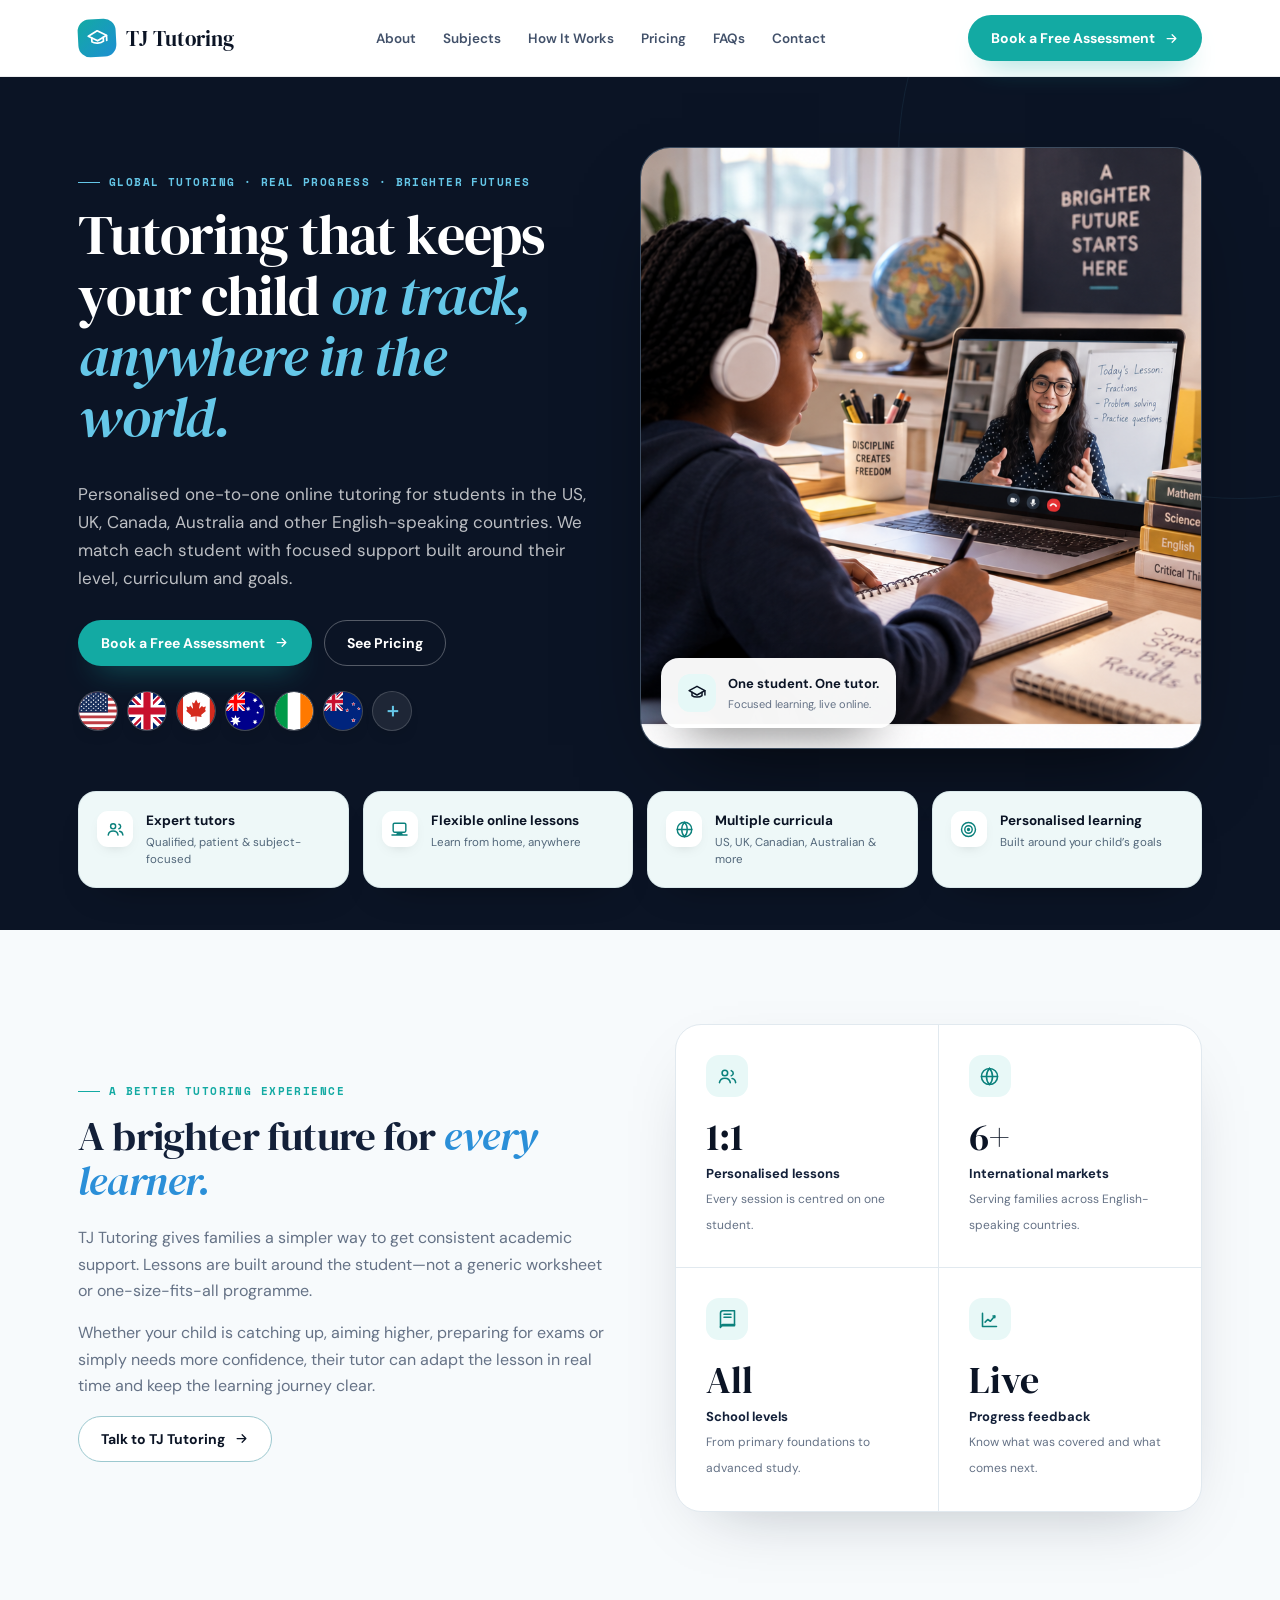
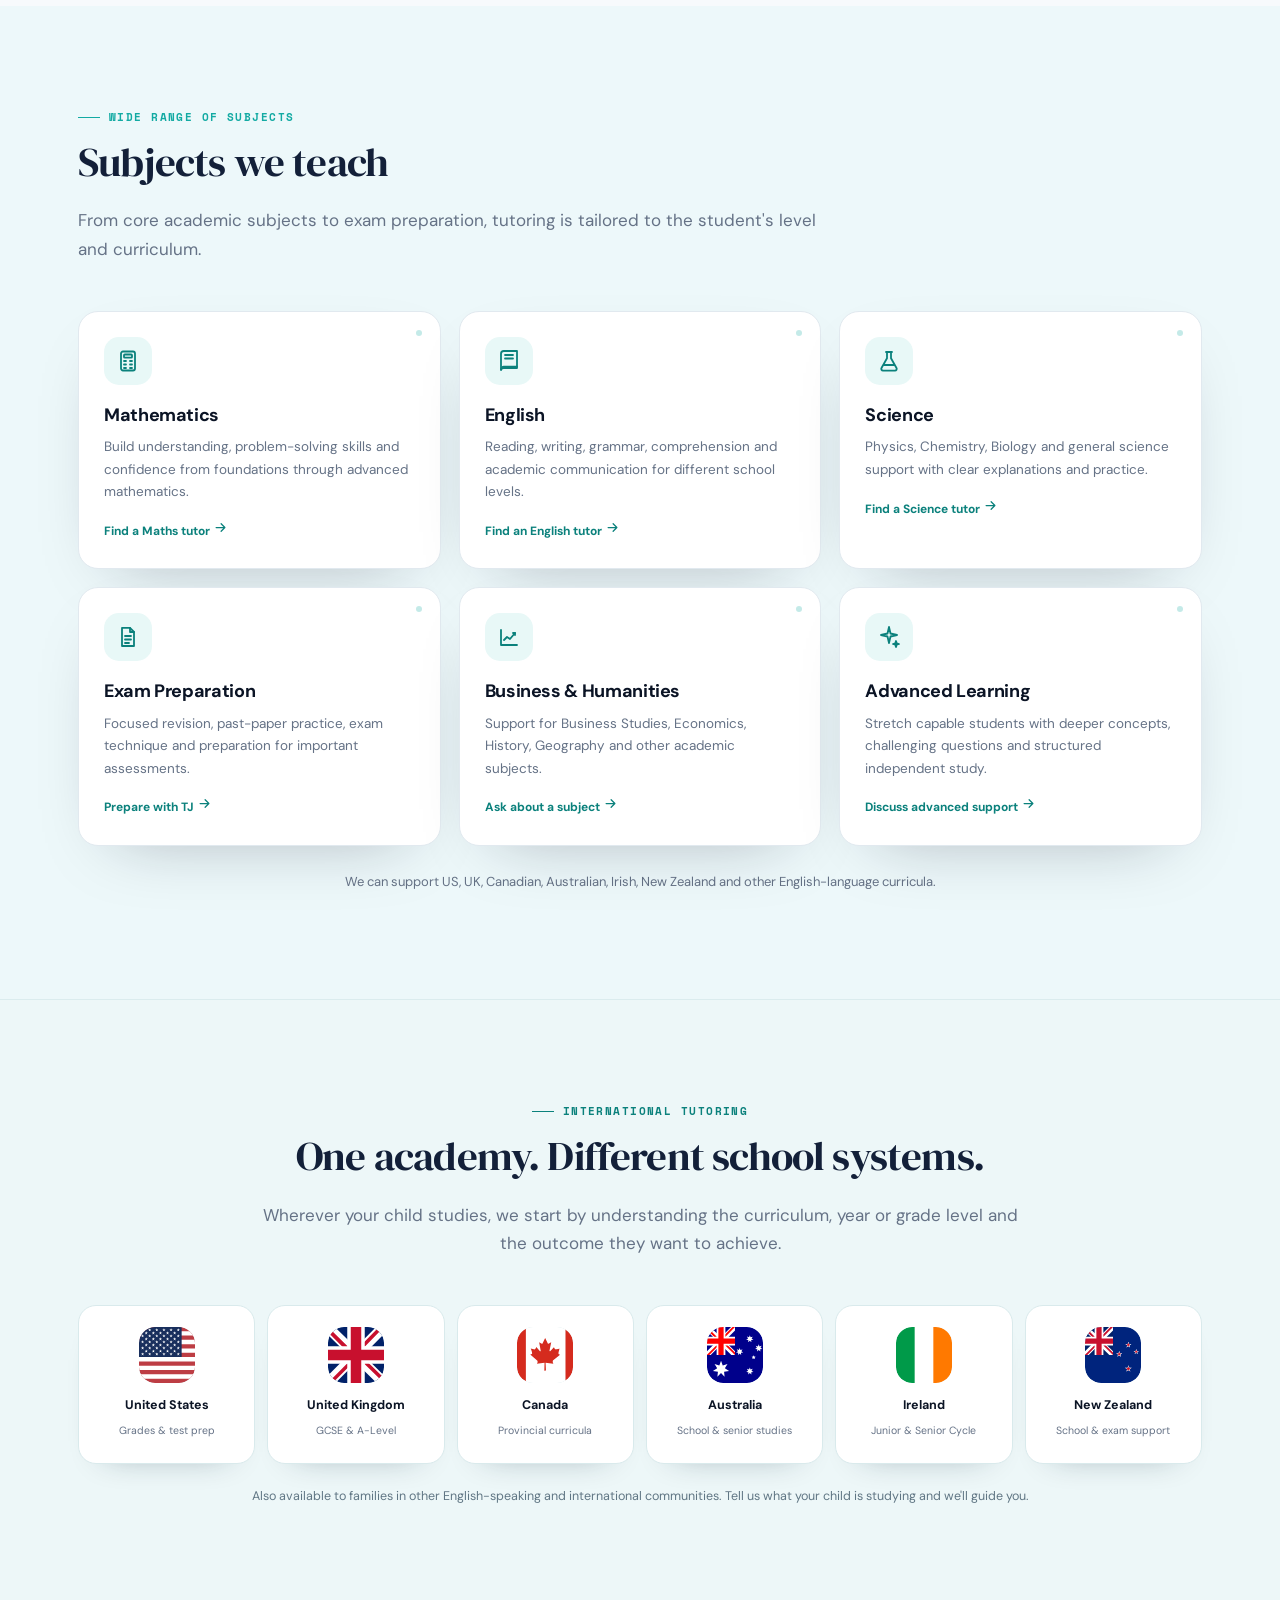
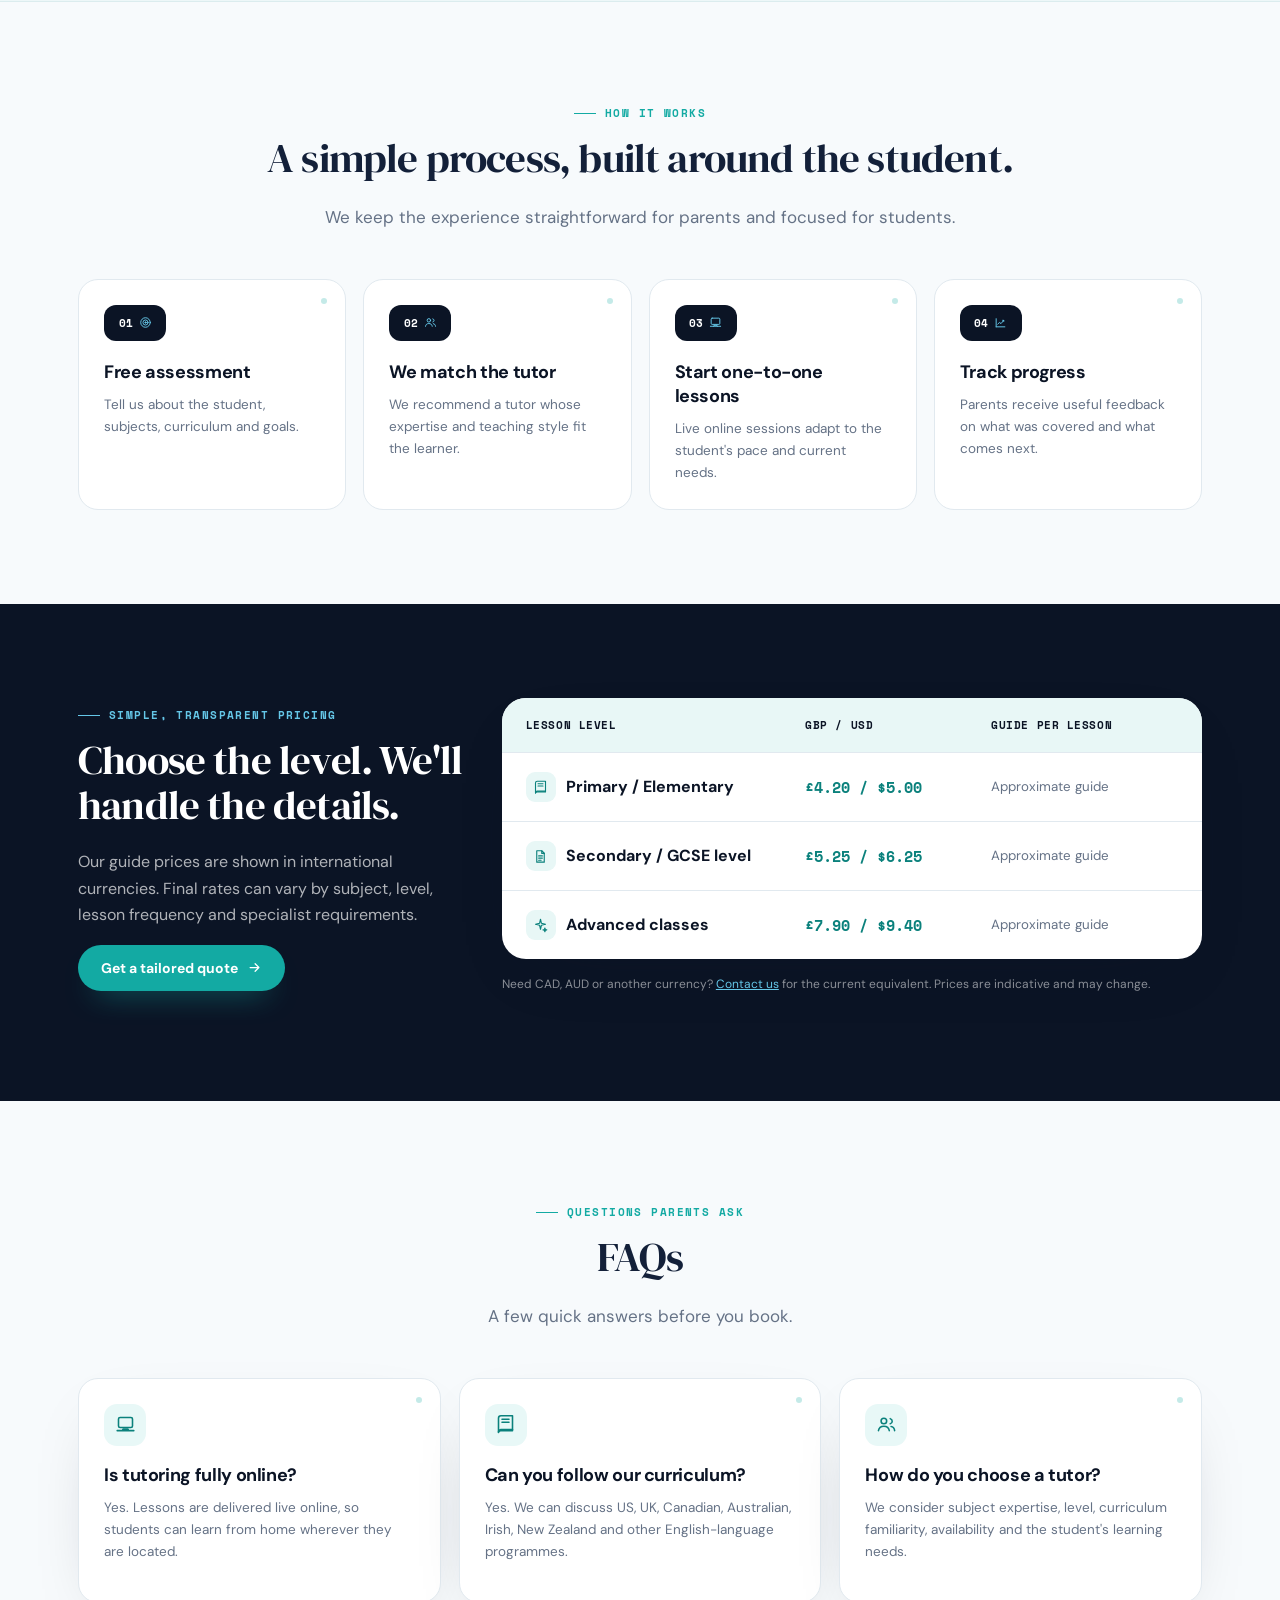
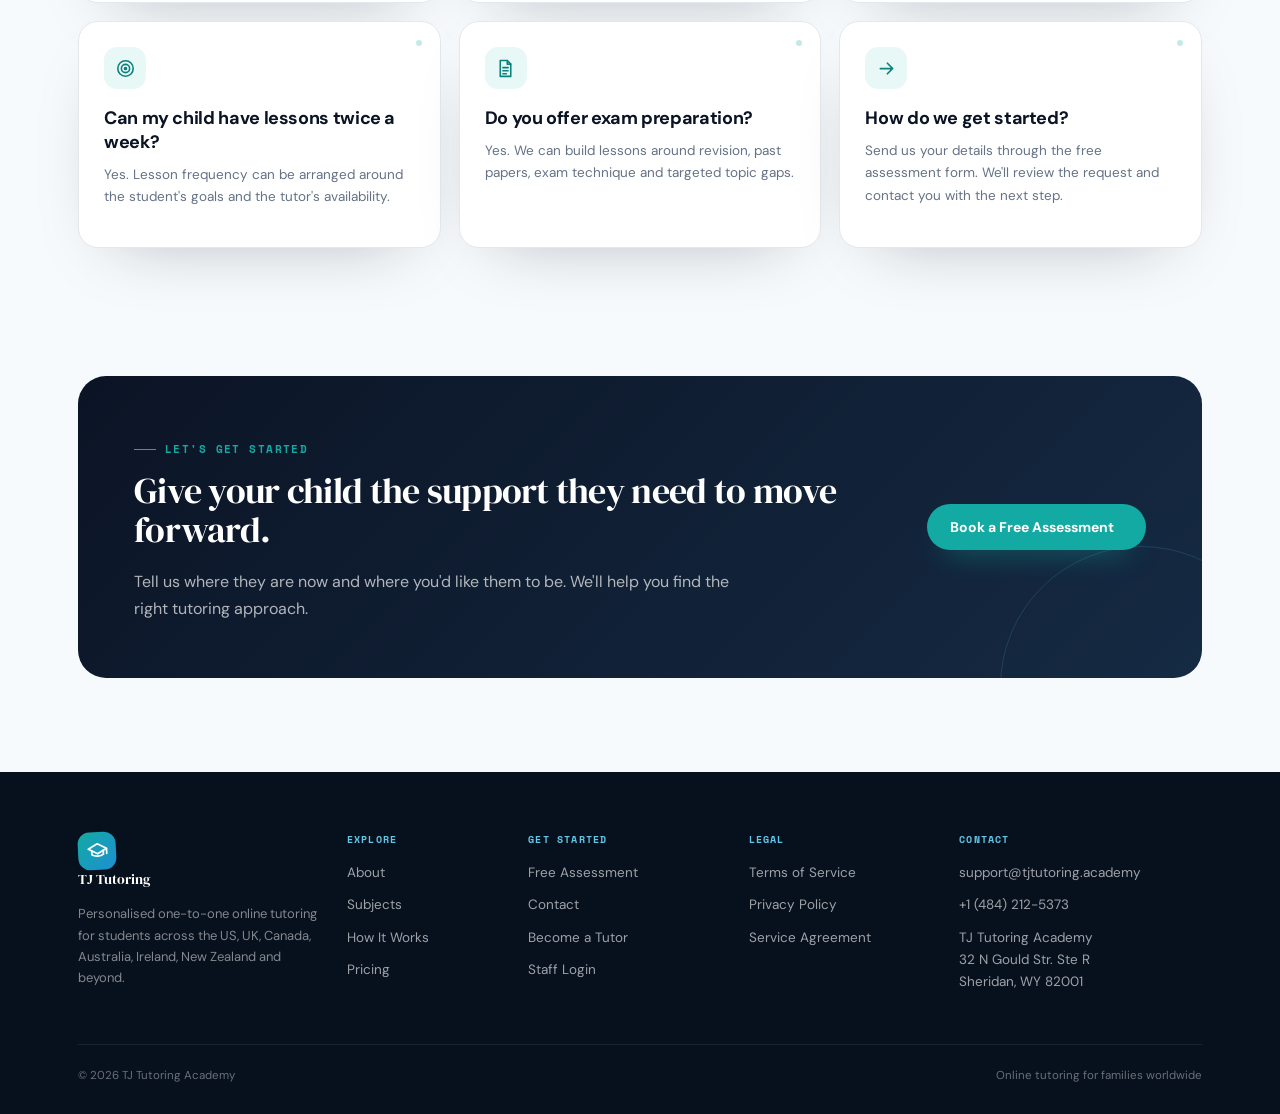
<file: frontend/public/index.html>
<!DOCTYPE html>
<html lang="en">
<head>
<meta charset="UTF-8"><meta name="viewport" content="width=device-width, initial-scale=1.0">
<title>TJ Tutoring Academy — Personalised Online Tutoring Worldwide</title>
<meta name="description" content="Personalised one-to-one online tutoring for students across the US, UK, Canada, Australia, Ireland, New Zealand and other English-speaking countries.">
<link rel="stylesheet" href="styles.css"><link rel="icon" type="image/svg+xml" href="assets/favicon.svg">
</head>
<body>
<nav class="site-nav"><div class="wrap">
  <a href="index.html" class="brand"><span class="stamp"><svg class="logo-icon" role="img" aria-label="TJ Tutoring"><use href="assets/icons.svg#cap"></use></svg></span>TJ Tutoring</a>
  <ul class="nav-links">
    <li><a href="index.html#about">About</a></li><li><a href="index.html#subjects">Subjects</a></li><li><a href="index.html#how">How It Works</a></li><li><a href="index.html#pricing">Pricing</a></li><li><a href="index.html#faqs">FAQs</a></li><li><a href="contact.html">Contact</a></li>
  </ul>
  <div class="nav-cta"><a href="contact.html" class="btn btn-primary">Book a Free Assessment <span class="arrow-icon"><svg class="ui-icon" aria-hidden="true"><use href="assets/icons.svg#arrow"></use></svg></span></a><button class="nav-toggle" aria-label="Toggle menu" aria-expanded="false"><svg class="ui-icon" aria-hidden="true"><use href="assets/icons.svg#menu"></use></svg></button></div>
</div></nav>

<header class="hero"><div class="wrap">
  <div class="hero-grid">
    <div class="hero-copy">
      <div class="eyebrow">Global tutoring · Real progress · Brighter futures</div>
      <h1>Tutoring that keeps your child <em>on track, anywhere in the world.</em></h1>
      <p class="lede">Personalised one-to-one online tutoring for students in the US, UK, Canada, Australia and other English-speaking countries. We match each student with focused support built around their level, curriculum and goals.</p>
      <div class="hero-actions"><a class="btn btn-primary" href="contact.html">Book a Free Assessment <span class="arrow-icon"><svg class="ui-icon" aria-hidden="true"><use href="assets/icons.svg#arrow"></use></svg></span></a><a class="btn btn-ghost" href="#pricing">See Pricing</a></div>
      <div class="country-strip" aria-label="Countries served"><span class="country-flag" title="United States"><img src="assets/flags/us.svg" alt="United States flag" loading="lazy"></span><span class="country-flag" title="United Kingdom"><img src="assets/flags/gb.svg" alt="United Kingdom flag" loading="lazy"></span><span class="country-flag" title="Canada"><img src="assets/flags/ca.svg" alt="Canada flag" loading="lazy"></span><span class="country-flag" title="Australia"><img src="assets/flags/au.svg" alt="Australia flag" loading="lazy"></span><span class="country-flag" title="Ireland"><img src="assets/flags/ie.svg" alt="Ireland flag" loading="lazy"></span><span class="country-flag" title="New Zealand"><img src="assets/flags/nz.svg" alt="New Zealand flag" loading="lazy"></span><span class="country-flag more" title="More countries" aria-label="More countries">＋</span></div>
    </div>
    <div class="hero-photo"><img src="assets/tj-tutoring-hero-photo.png" alt="Student studying at home with a tutor teaching live online from a laptop"><div class="photo-card"><div class="icon"><svg class="ui-icon" aria-hidden="true"><use href="assets/icons.svg#cap"></use></svg></div><div><strong>One student. One tutor.</strong><span>Focused learning, live online.</span></div></div></div>
  </div>
  <div class="hero-bottom"><div class="hero-benefit"><div class="benefit-icon"><svg class="ui-icon" aria-hidden="true"><use href="assets/icons.svg#users"></use></svg></div><div><strong>Expert tutors</strong><span>Qualified, patient &amp; subject-focused</span></div></div><div class="hero-benefit"><div class="benefit-icon"><svg class="ui-icon" aria-hidden="true"><use href="assets/icons.svg#laptop"></use></svg></div><div><strong>Flexible online lessons</strong><span>Learn from home, anywhere</span></div></div><div class="hero-benefit"><div class="benefit-icon"><svg class="ui-icon" aria-hidden="true"><use href="assets/icons.svg#globe"></use></svg></div><div><strong>Multiple curricula</strong><span>US, UK, Canadian, Australian &amp; more</span></div></div><div class="hero-benefit"><div class="benefit-icon"><svg class="ui-icon" aria-hidden="true"><use href="assets/icons.svg#target"></use></svg></div><div><strong>Personalised learning</strong><span>Built around your child’s goals</span></div></div></div>
</div></header>

<section id="about" class="section-paper"><div class="wrap"><div class="split">
  <div class="split-copy"><div class="eyebrow">A better tutoring experience</div><h2>A brighter future for <em style="color:var(--blue)">every learner.</em></h2><p>TJ Tutoring gives families a simpler way to get consistent academic support. Lessons are built around the student—not a generic worksheet or one-size-fits-all programme.</p><p>Whether your child is catching up, aiming higher, preparing for exams or simply needs more confidence, their tutor can adapt the lesson in real time and keep the learning journey clear.</p><a href="contact.html" class="btn btn-outline">Talk to TJ Tutoring <span class="arrow-icon"><svg class="ui-icon" aria-hidden="true"><use href="assets/icons.svg#arrow"></use></svg></span></a></div>
  <div class="stats-card"><div class="stats-grid"><div class="stat"><div class="stat-icon"><svg class="ui-icon" aria-hidden="true"><use href="assets/icons.svg#users"></use></svg></div><span class="big">1:1</span><strong>Personalised lessons</strong><span>Every session is centred on one student.</span></div><div class="stat"><div class="stat-icon"><svg class="ui-icon" aria-hidden="true"><use href="assets/icons.svg#globe"></use></svg></div><span class="big">6+</span><strong>International markets</strong><span>Serving families across English-speaking countries.</span></div><div class="stat"><div class="stat-icon"><svg class="ui-icon" aria-hidden="true"><use href="assets/icons.svg#book"></use></svg></div><span class="big">All</span><strong>School levels</strong><span>From primary foundations to advanced study.</span></div><div class="stat"><div class="stat-icon"><svg class="ui-icon" aria-hidden="true"><use href="assets/icons.svg#chart"></use></svg></div><span class="big">Live</span><strong>Progress feedback</strong><span>Know what was covered and what comes next.</span></div></div></div>
</div></div></section>

<section id="subjects" class="section-tint"><div class="wrap"><div class="section-head"><div class="eyebrow">Wide range of subjects</div><h2>Subjects we teach</h2><p>From core academic subjects to exam preparation, tutoring is tailored to the student's level and curriculum.</p></div><div class="subject-grid">
  <article class="subject-card"><div class="subject-icon"><svg class="ui-icon" aria-hidden="true"><use href="assets/icons.svg#calculator"></use></svg></div><h3>Mathematics</h3><p>Build understanding, problem-solving skills and confidence from foundations through advanced mathematics.</p><a class="subject-link" href="contact.html">Find a Maths tutor <span class="arrow-icon"><svg class="ui-icon" aria-hidden="true"><use href="assets/icons.svg#arrow"></use></svg></span></a></article>
  <article class="subject-card"><div class="subject-icon"><svg class="ui-icon" aria-hidden="true"><use href="assets/icons.svg#book"></use></svg></div><h3>English</h3><p>Reading, writing, grammar, comprehension and academic communication for different school levels.</p><a class="subject-link" href="contact.html">Find an English tutor <span class="arrow-icon"><svg class="ui-icon" aria-hidden="true"><use href="assets/icons.svg#arrow"></use></svg></span></a></article>
  <article class="subject-card"><div class="subject-icon"><svg class="ui-icon" aria-hidden="true"><use href="assets/icons.svg#flask"></use></svg></div><h3>Science</h3><p>Physics, Chemistry, Biology and general science support with clear explanations and practice.</p><a class="subject-link" href="contact.html">Find a Science tutor <span class="arrow-icon"><svg class="ui-icon" aria-hidden="true"><use href="assets/icons.svg#arrow"></use></svg></span></a></article>
  <article class="subject-card"><div class="subject-icon"><svg class="ui-icon" aria-hidden="true"><use href="assets/icons.svg#document"></use></svg></div><h3>Exam Preparation</h3><p>Focused revision, past-paper practice, exam technique and preparation for important assessments.</p><a class="subject-link" href="contact.html">Prepare with TJ <span class="arrow-icon"><svg class="ui-icon" aria-hidden="true"><use href="assets/icons.svg#arrow"></use></svg></span></a></article>
  <article class="subject-card"><div class="subject-icon"><svg class="ui-icon" aria-hidden="true"><use href="assets/icons.svg#chart"></use></svg></div><h3>Business &amp; Humanities</h3><p>Support for Business Studies, Economics, History, Geography and other academic subjects.</p><a class="subject-link" href="contact.html">Ask about a subject <span class="arrow-icon"><svg class="ui-icon" aria-hidden="true"><use href="assets/icons.svg#arrow"></use></svg></span></a></article>
  <article class="subject-card"><div class="subject-icon"><svg class="ui-icon" aria-hidden="true"><use href="assets/icons.svg#spark"></use></svg></div><h3>Advanced Learning</h3><p>Stretch capable students with deeper concepts, challenging questions and structured independent study.</p><a class="subject-link" href="contact.html">Discuss advanced support <span class="arrow-icon"><svg class="ui-icon" aria-hidden="true"><use href="assets/icons.svg#arrow"></use></svg></span></a></article>
</div><p class="subject-note">We can support US, UK, Canadian, Australian, Irish, New Zealand and other English-language curricula.</p></div></section>

<section class="section-dark section-international"><div class="wrap"><div class="section-head center"><div class="eyebrow">International tutoring</div><h2>One academy. Different school systems.</h2><p>Wherever your child studies, we start by understanding the curriculum, year or grade level and the outcome they want to achieve.</p></div><div class="country-grid">
  <div class="country-card"><div class="flag"><img src="assets/flags/us.svg" alt="United States flag" loading="lazy"></div><strong>United States</strong><span>Grades &amp; test prep</span></div><div class="country-card"><div class="flag"><img src="assets/flags/gb.svg" alt="United Kingdom flag" loading="lazy"></div><strong>United Kingdom</strong><span>GCSE &amp; A-Level</span></div><div class="country-card"><div class="flag"><img src="assets/flags/ca.svg" alt="Canada flag" loading="lazy"></div><strong>Canada</strong><span>Provincial curricula</span></div><div class="country-card"><div class="flag"><img src="assets/flags/au.svg" alt="Australia flag" loading="lazy"></div><strong>Australia</strong><span>School &amp; senior studies</span></div><div class="country-card"><div class="flag"><img src="assets/flags/ie.svg" alt="Ireland flag" loading="lazy"></div><strong>Ireland</strong><span>Junior &amp; Senior Cycle</span></div><div class="country-card"><div class="flag"><img src="assets/flags/nz.svg" alt="New Zealand flag" loading="lazy"></div><strong>New Zealand</strong><span>School &amp; exam support</span></div>
</div><p class="international-note">Also available to families in other English-speaking and international communities. Tell us what your child is studying and we'll guide you.</p></div></section>

<section id="how" class="section-paper"><div class="wrap"><div class="section-head center"><div class="eyebrow">How it works</div><h2>A simple process, built around the student.</h2><p>We keep the experience straightforward for parents and focused for students.</p></div><div class="steps">
  <div class="step"><span class="step-number"><span>01</span><svg class="ui-icon" aria-hidden="true"><use href="assets/icons.svg#target"></use></svg></span><h3>Free assessment</h3><p>Tell us about the student, subjects, curriculum and goals.</p></div><div class="step"><span class="step-number"><span>02</span><svg class="ui-icon" aria-hidden="true"><use href="assets/icons.svg#users"></use></svg></span><h3>We match the tutor</h3><p>We recommend a tutor whose expertise and teaching style fit the learner.</p></div><div class="step"><span class="step-number"><span>03</span><svg class="ui-icon" aria-hidden="true"><use href="assets/icons.svg#laptop"></use></svg></span><h3>Start one-to-one lessons</h3><p>Live online sessions adapt to the student's pace and current needs.</p></div><div class="step"><span class="step-number"><span>04</span><svg class="ui-icon" aria-hidden="true"><use href="assets/icons.svg#chart"></use></svg></span><h3>Track progress</h3><p>Parents receive useful feedback on what was covered and what comes next.</p></div>
</div></div></section>

<section id="pricing" class="section-dark"><div class="wrap"><div class="pricing-layout"><div class="pricing-copy"><div class="eyebrow">Simple, transparent pricing</div><h2>Choose the level. We'll handle the details.</h2><p>Our guide prices are shown in international currencies. Final rates can vary by subject, level, lesson frequency and specialist requirements.</p><a class="btn btn-primary" href="contact.html">Get a tailored quote <span class="arrow-icon"><svg class="ui-icon" aria-hidden="true"><use href="assets/icons.svg#arrow"></use></svg></span></a></div><div><div class="price-table"><div class="price-row"><span>Lesson level</span><span>GBP / USD</span><span>Guide per lesson</span></div><div class="price-row"><strong class="price-title"><span class="price-icon"><svg class="ui-icon" aria-hidden="true"><use href="assets/icons.svg#book"></use></svg></span>Primary / Elementary</strong><span class="price">£4.20 / $5.00</span><small>Approximate guide</small></div><div class="price-row"><strong class="price-title"><span class="price-icon"><svg class="ui-icon" aria-hidden="true"><use href="assets/icons.svg#document"></use></svg></span>Secondary / GCSE level</strong><span class="price">£5.25 / $6.25</span><small>Approximate guide</small></div><div class="price-row"><strong class="price-title"><span class="price-icon"><svg class="ui-icon" aria-hidden="true"><use href="assets/icons.svg#spark"></use></svg></span>Advanced classes</strong><span class="price">£7.90 / $9.40</span><small>Approximate guide</small></div></div><p class="pricing-foot">Need CAD, AUD or another currency? <a href="contact.html">Contact us</a> for the current equivalent. Prices are indicative and may change.</p></div></div></div></section>

<section id="faqs" class="section-paper"><div class="wrap"><div class="section-head center"><div class="eyebrow">Questions parents ask</div><h2>FAQs</h2><p>A few quick answers before you book.</p></div><div class="subject-grid">
  <article class="subject-card faq-card"><div class="faq-icon"><svg class="ui-icon" aria-hidden="true"><use href="assets/icons.svg#laptop"></use></svg></div><h3>Is tutoring fully online?</h3><p>Yes. Lessons are delivered live online, so students can learn from home wherever they are located.</p></article><article class="subject-card faq-card"><div class="faq-icon"><svg class="ui-icon" aria-hidden="true"><use href="assets/icons.svg#book"></use></svg></div><h3>Can you follow our curriculum?</h3><p>Yes. We can discuss US, UK, Canadian, Australian, Irish, New Zealand and other English-language programmes.</p></article><article class="subject-card faq-card"><div class="faq-icon"><svg class="ui-icon" aria-hidden="true"><use href="assets/icons.svg#users"></use></svg></div><h3>How do you choose a tutor?</h3><p>We consider subject expertise, level, curriculum familiarity, availability and the student's learning needs.</p></article><article class="subject-card faq-card"><div class="faq-icon"><svg class="ui-icon" aria-hidden="true"><use href="assets/icons.svg#target"></use></svg></div><h3>Can my child have lessons twice a week?</h3><p>Yes. Lesson frequency can be arranged around the student's goals and the tutor's availability.</p></article><article class="subject-card faq-card"><div class="faq-icon"><svg class="ui-icon" aria-hidden="true"><use href="assets/icons.svg#document"></use></svg></div><h3>Do you offer exam preparation?</h3><p>Yes. We can build lessons around revision, past papers, exam technique and targeted topic gaps.</p></article><article class="subject-card faq-card"><div class="faq-icon"><svg class="ui-icon" aria-hidden="true"><use href="assets/icons.svg#arrow"></use></svg></div><h3>How do we get started?</h3><p>Send us your details through the free assessment form. We'll review the request and contact you with the next step.</p></article>
</div></div></section>

<section class="cta"><div class="wrap"><div class="cta-band"><div><div class="eyebrow">Let's get started</div><h2>Give your child the support they need to move forward.</h2><p>Tell us where they are now and where you'd like them to be. We'll help you find the right tutoring approach.</p></div><a class="btn btn-primary" href="contact.html">Book a Free Assessment <span class="arrow-icon"><svg class="ui-icon" aria-hidden="true"><use href="assets/icons.svg#arrow"></use></svg></span></a></div></div></section>

<footer class="site-footer"><div class="wrap"><div class="footer-grid"><div><a href="index.html" class="brand" style="color:#fff;margin-bottom:14px"><span class="stamp"><svg class="logo-icon" role="img" aria-label="TJ Tutoring"><use href="assets/icons.svg#cap"></use></svg></span>TJ Tutoring</a><p class="footer-copy">Personalised one-to-one online tutoring for students across the US, UK, Canada, Australia, Ireland, New Zealand and beyond.</p></div><div><h5>Explore</h5><a href="index.html#about">About</a><a href="index.html#subjects">Subjects</a><a href="index.html#how">How It Works</a><a href="index.html#pricing">Pricing</a></div><div><h5>Get Started</h5><a href="contact.html">Free Assessment</a><a href="contact.html">Contact</a><a href="apply.html">Become a Tutor</a><a href="admin/login.html">Staff Login</a></div><div><h5>Legal</h5><a href="terms.html">Terms of Service</a><a href="privacy.html">Privacy Policy</a><a href="service-agreement.html">Service Agreement</a></div><div><h5>Contact</h5><a href="mailto:support@tjtutoring.academy">support@tjtutoring.academy</a><a href="tel:+14842125373">+1 (484) 212-5373</a><address class="footer-address">TJ Tutoring Academy<br>32 N Gould Str. Ste R<br>Sheridan, WY 82001</address></div></div><div class="footer-bottom"><span>© <span class="year">2026</span> TJ Tutoring Academy</span><span>Online tutoring for families worldwide</span></div></div></footer>
<script src="main.js"></script></body></html>
</file>
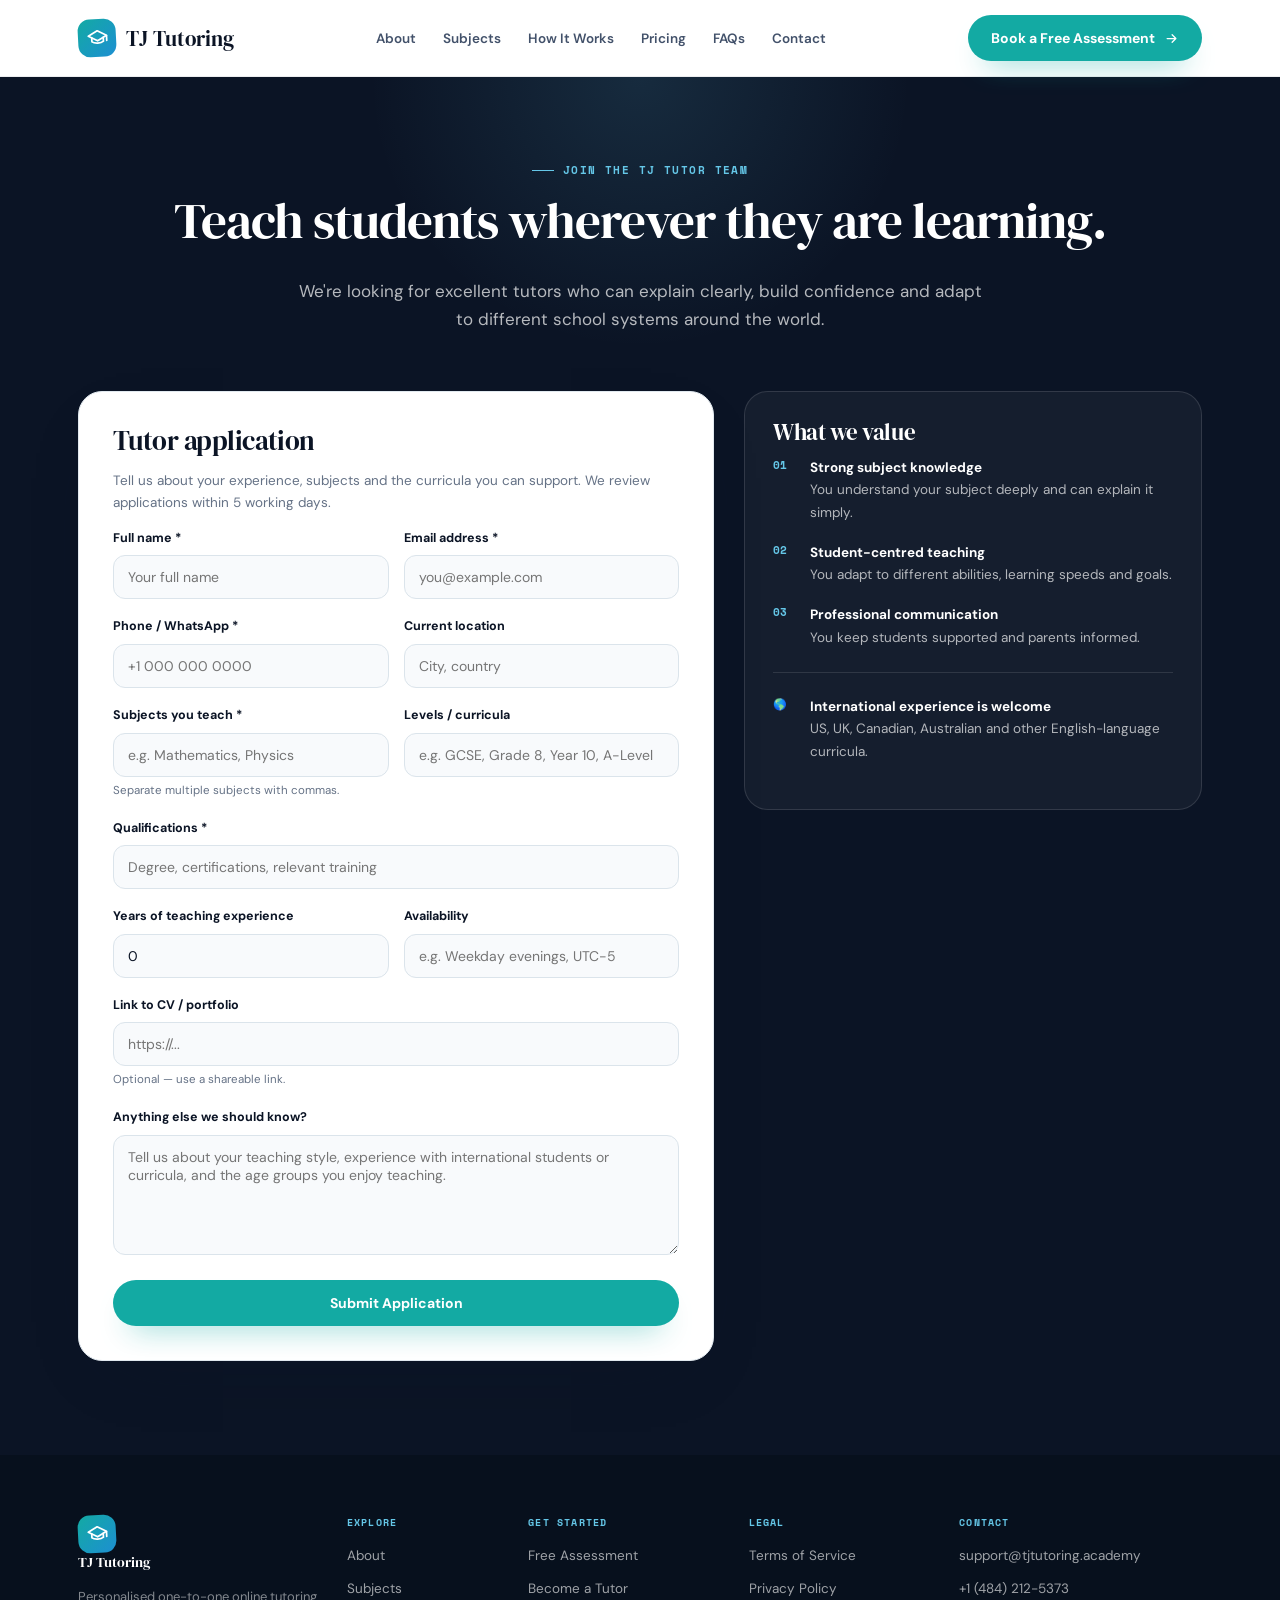
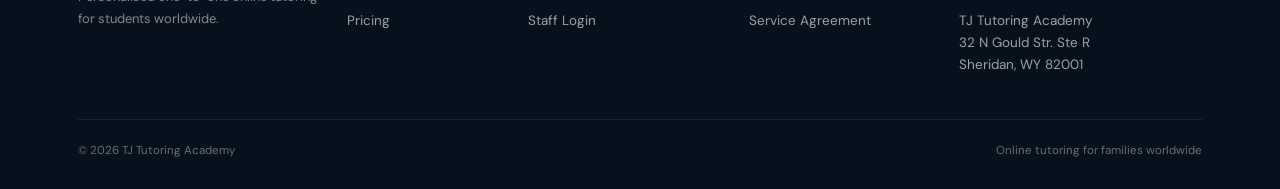
<file: frontend/public/apply.html>
<!DOCTYPE html><html lang="en"><head><meta charset="UTF-8"><meta name="viewport" content="width=device-width, initial-scale=1.0"><title>Become a Tutor — TJ Tutoring Academy</title><meta name="description" content="Apply to join TJ Tutoring Academy as an online tutor supporting students worldwide."><link rel="stylesheet" href="styles.css"><link rel="icon" type="image/svg+xml" href="assets/favicon.svg"></head><body>
<nav class="site-nav"><div class="wrap"><a href="index.html" class="brand"><span class="stamp"><svg class="logo-icon" role="img" aria-label="TJ Tutoring"><use href="assets/icons.svg#cap"></use></svg></span>TJ Tutoring</a><ul class="nav-links"><li><a href="index.html#about">About</a></li><li><a href="index.html#subjects">Subjects</a></li><li><a href="index.html#how">How It Works</a></li><li><a href="index.html#pricing">Pricing</a></li><li><a href="index.html#faqs">FAQs</a></li><li><a href="contact.html">Contact</a></li></ul><div class="nav-cta"><a href="contact.html" class="btn btn-primary">Book a Free Assessment <span class="arrow-icon"><svg class="ui-icon" aria-hidden="true"><use href="assets/icons.svg#arrow"></use></svg></span></a><button class="nav-toggle" aria-label="Toggle menu" aria-expanded="false"><svg class="ui-icon" aria-hidden="true"><use href="assets/icons.svg#menu"></use></svg></button></div></div></nav>
<header class="page-hero"><div class="wrap"><div class="eyebrow">Join the TJ tutor team</div><h1>Teach students wherever they are learning.</h1><p class="lede">We're looking for excellent tutors who can explain clearly, build confidence and adapt to different school systems around the world.</p></div></header>
<section class="form-section"><div class="wrap"><div class="form-shell"><div class="form-card"><h3>Tutor application</h3><p class="sub">Tell us about your experience, subjects and the curricula you can support. We review applications within 5 working days.</p><div id="formAlert" class="form-alert"></div><form id="applyForm" novalidate>
      <div class="field-row"><div class="field"><label for="full_name">Full name *</label><input type="text" id="full_name" name="full_name" required minlength="2" maxlength="120" placeholder="Your full name"></div>
      <div class="field"><label for="email">Email address *</label><input type="email" id="email" name="email" required placeholder="you@example.com"></div></div>
      <div class="field-row"><div class="field"><label for="phone">Phone / WhatsApp *</label><input type="tel" id="phone" name="phone" required minlength="6" maxlength="30" placeholder="+1 000 000 0000"></div>
      <div class="field"><label for="location">Current location</label><input type="text" id="location" name="location" maxlength="120" placeholder="City, country"></div></div>
      <div class="field-row"><div class="field"><label for="subjects">Subjects you teach *</label><input type="text" id="subjects" name="subjects" required minlength="2" maxlength="255" placeholder="e.g. Mathematics, Physics"><div class="hint">Separate multiple subjects with commas.</div></div>
      <div class="field"><label for="levels">Levels / curricula</label><input type="text" id="levels" name="levels" maxlength="255" placeholder="e.g. GCSE, Grade 8, Year 10, A-Level"></div></div>
      <div class="field"><label for="qualification">Qualifications *</label><input type="text" id="qualification" name="qualification" required minlength="2" maxlength="255" placeholder="Degree, certifications, relevant training"></div>
      <div class="field-row"><div class="field"><label for="years_experience">Years of teaching experience</label><input type="number" id="years_experience" name="years_experience" min="0" max="60" value="0"></div>
      <div class="field"><label for="availability">Availability</label><input type="text" id="availability" name="availability" maxlength="255" placeholder="e.g. Weekday evenings, UTC-5"></div></div>
      <div class="field"><label for="resume_url">Link to CV / portfolio</label><input type="url" id="resume_url" name="resume_url" placeholder="https://..."><div class="hint">Optional — use a shareable link.</div></div>
      <div class="field"><label for="cover_note">Anything else we should know?</label><textarea id="cover_note" name="cover_note" maxlength="4000" placeholder="Tell us about your teaching style, experience with international students or curricula, and the age groups you enjoy teaching."></textarea></div>
      <button type="submit" class="btn btn-primary btn-block" id="submitBtn">Submit Application</button>
    </form></div><aside class="aside-card"><h4>What we value</h4><div class="aside-line"><span>01</span><span><strong>Strong subject knowledge</strong>You understand your subject deeply and can explain it simply.</span></div><div class="aside-line"><span>02</span><span><strong>Student-centred teaching</strong>You adapt to different abilities, learning speeds and goals.</span></div><div class="aside-line"><span>03</span><span><strong>Professional communication</strong>You keep students supported and parents informed.</span></div><hr><div class="aside-line"><span>🌎</span><span><strong>International experience is welcome</strong>US, UK, Canadian, Australian and other English-language curricula.</span></div></aside></div></div></section>
<footer class="site-footer"><div class="wrap"><div class="footer-grid"><div><a href="index.html" class="brand" style="color:#fff;margin-bottom:14px"><span class="stamp"><svg class="logo-icon" role="img" aria-label="TJ Tutoring"><use href="assets/icons.svg#cap"></use></svg></span>TJ Tutoring</a><p class="footer-copy">Personalised one-to-one online tutoring for students worldwide.</p></div><div><h5>Explore</h5><a href="index.html#about">About</a><a href="index.html#subjects">Subjects</a><a href="index.html#pricing">Pricing</a></div><div><h5>Get Started</h5><a href="contact.html">Free Assessment</a><a href="apply.html">Become a Tutor</a><a href="admin/login.html">Staff Login</a></div><div><h5>Legal</h5><a href="terms.html">Terms of Service</a><a href="privacy.html">Privacy Policy</a><a href="service-agreement.html">Service Agreement</a></div><div><h5>Contact</h5><a href="mailto:support@tjtutoring.academy">support@tjtutoring.academy</a><a href="tel:+14842125373">+1 (484) 212-5373</a><address class="footer-address">TJ Tutoring Academy<br>32 N Gould Str. Ste R<br>Sheridan, WY 82001</address></div></div><div class="footer-bottom"><span>© <span class="year">2026</span> TJ Tutoring Academy</span><span>Online tutoring for families worldwide</span></div></div></footer>
<script src="api.js"></script>
<script src="main.js"></script>
<script>
  const form = document.getElementById('applyForm');
  const alertBox = document.getElementById('formAlert');
  const submitBtn = document.getElementById('submitBtn');
  function showAlert(kind, text) {
    alertBox.textContent = text;
    alertBox.className = 'form-alert show ' + kind;
  }
  form.addEventListener('submit', async (e) => {
    e.preventDefault();
    alertBox.className = 'form-alert';
    submitBtn.disabled = true;
    submitBtn.textContent = 'Submitting...';
    const payload = {
      full_name: form.full_name.value.trim(),
      email: form.email.value.trim(),
      phone: form.phone.value.trim(),
      location: form.location.value.trim() || undefined,
      subjects: form.subjects.value.trim(),
      levels: form.levels.value.trim() || undefined,
      qualification: form.qualification.value.trim(),
      years_experience: form.years_experience.value ? parseInt(form.years_experience.value, 10) : 0,
      availability: form.availability.value.trim() || undefined,
      resume_url: form.resume_url.value.trim() || undefined,
      cover_note: form.cover_note.value.trim() || undefined,
    };
    try {
      await apiPost('/applications', payload);
      showAlert('success', "Application received — we'll be in touch within 5 working days.");
      form.reset();
    } catch (err) {
      showAlert('error', err.details ? fieldErrors(err.details) : err.message);
    } finally {
      submitBtn.disabled = false;
      submitBtn.textContent = 'Submit Application';
    }
  });
</script>
</body></html>
</file>
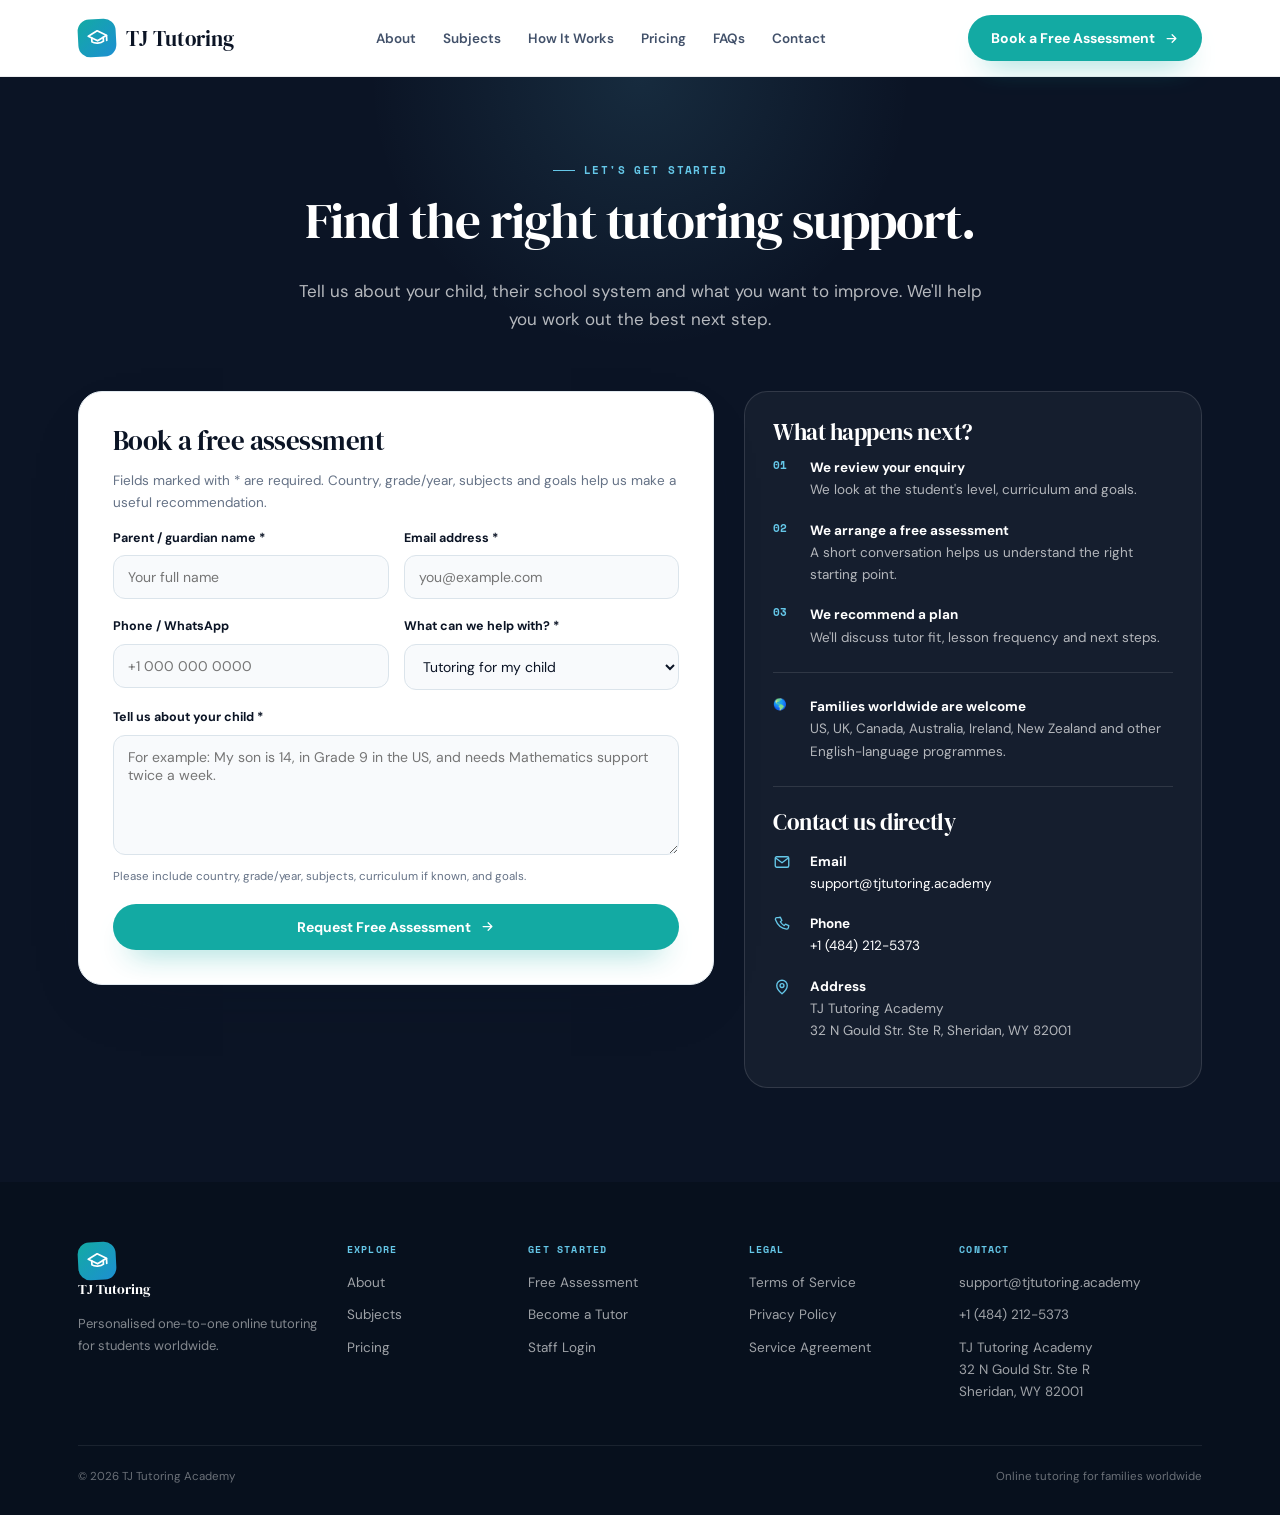
<file: frontend/public/contact.html>
<!DOCTYPE html><html lang="en"><head><meta charset="UTF-8"><meta name="viewport" content="width=device-width, initial-scale=1.0"><title>Contact TJ Tutoring — Book a Free Assessment</title><meta name="description" content="Book a free assessment with TJ Tutoring for personalised online tutoring worldwide."><link rel="stylesheet" href="styles.css"><link rel="icon" type="image/svg+xml" href="assets/favicon.svg"></head><body>
<nav class="site-nav"><div class="wrap"><a href="index.html" class="brand"><span class="stamp"><svg class="logo-icon" role="img" aria-label="TJ Tutoring"><use href="assets/icons.svg#cap"></use></svg></span>TJ Tutoring</a><ul class="nav-links"><li><a href="index.html#about">About</a></li><li><a href="index.html#subjects">Subjects</a></li><li><a href="index.html#how">How It Works</a></li><li><a href="index.html#pricing">Pricing</a></li><li><a href="index.html#faqs">FAQs</a></li><li><a href="contact.html">Contact</a></li></ul><div class="nav-cta"><a href="contact.html" class="btn btn-primary">Book a Free Assessment <span class="arrow-icon"><svg class="ui-icon" aria-hidden="true"><use href="assets/icons.svg#arrow"></use></svg></span></a><button class="nav-toggle" aria-label="Toggle menu" aria-expanded="false"><svg class="ui-icon" aria-hidden="true"><use href="assets/icons.svg#menu"></use></svg></button></div></div></nav>
<header class="page-hero"><div class="wrap"><div class="eyebrow">Let's get started</div><h1>Find the right tutoring support.</h1><p class="lede">Tell us about your child, their school system and what you want to improve. We'll help you work out the best next step.</p></div></header>
<section class="form-section"><div class="wrap"><div class="form-shell"><div class="form-card"><h3>Book a free assessment</h3><p class="sub">Fields marked with * are required. Country, grade/year, subjects and goals help us make a useful recommendation.</p><div id="formAlert" class="form-alert"></div><form id="contactForm" novalidate>
<div class="field-row"><div class="field"><label for="name">Parent / guardian name *</label><input type="text" id="name" name="name" required minlength="2" maxlength="120" placeholder="Your full name"></div><div class="field"><label for="email">Email address *</label><input type="email" id="email" name="email" required placeholder="you@example.com"></div></div>
<div class="field-row"><div class="field"><label for="phone">Phone / WhatsApp</label><input type="tel" id="phone" name="phone" maxlength="30" placeholder="+1 000 000 0000"></div><div class="field"><label for="topic">What can we help with? *</label><select id="topic" name="topic" required><option value="parent-enquiry" selected>Tutoring for my child</option><option value="billing">Billing / payments</option><option value="technical">Technical issue</option><option value="partnership">School / partnership enquiry</option><option value="general">General question</option></select></div></div>
<div class="field"><label for="message">Tell us about your child *</label><textarea id="message" name="message" required minlength="10" maxlength="4000" placeholder="For example: My son is 14, in Grade 9 in the US, and needs Mathematics support twice a week."></textarea><div class="hint">Please include country, grade/year, subjects, curriculum if known, and goals.</div></div>
<button type="submit" class="btn btn-primary btn-block" id="submitBtn">Request Free Assessment <span class="arrow-icon"><svg class="ui-icon" aria-hidden="true"><use href="assets/icons.svg#arrow"></use></svg></span></button></form></div>
<aside class="aside-card"><h4>What happens next?</h4><div class="aside-line"><span>01</span><span><strong>We review your enquiry</strong>We look at the student's level, curriculum and goals.</span></div><div class="aside-line"><span>02</span><span><strong>We arrange a free assessment</strong>A short conversation helps us understand the right starting point.</span></div><div class="aside-line"><span>03</span><span><strong>We recommend a plan</strong>We'll discuss tutor fit, lesson frequency and next steps.</span></div><hr><div class="aside-line"><span>🌎</span><span><strong>Families worldwide are welcome</strong>US, UK, Canada, Australia, Ireland, New Zealand and other English-language programmes.</span></div><hr><h4 class="aside-sub">Contact us directly</h4><div class="aside-line aside-contact"><span><svg class="ui-icon" aria-hidden="true"><use href="assets/icons.svg#mail"></use></svg></span><span><strong>Email</strong><a href="mailto:support@tjtutoring.academy">support@tjtutoring.academy</a></span></div><div class="aside-line aside-contact"><span><svg class="ui-icon" aria-hidden="true"><use href="assets/icons.svg#phone"></use></svg></span><span><strong>Phone</strong><a href="tel:+14842125373">+1 (484) 212-5373</a></span></div><div class="aside-line aside-contact"><span><svg class="ui-icon" aria-hidden="true"><use href="assets/icons.svg#pin"></use></svg></span><span><strong>Address</strong><address>TJ Tutoring Academy<br>32 N Gould Str. Ste R, Sheridan, WY 82001</address></span></div></aside></div></div></section>
<footer class="site-footer"><div class="wrap"><div class="footer-grid"><div><a href="index.html" class="brand" style="color:#fff;margin-bottom:14px"><span class="stamp"><svg class="logo-icon" role="img" aria-label="TJ Tutoring"><use href="assets/icons.svg#cap"></use></svg></span>TJ Tutoring</a><p class="footer-copy">Personalised one-to-one online tutoring for students worldwide.</p></div><div><h5>Explore</h5><a href="index.html#about">About</a><a href="index.html#subjects">Subjects</a><a href="index.html#pricing">Pricing</a></div><div><h5>Get Started</h5><a href="contact.html">Free Assessment</a><a href="apply.html">Become a Tutor</a><a href="admin/login.html">Staff Login</a></div><div><h5>Legal</h5><a href="terms.html">Terms of Service</a><a href="privacy.html">Privacy Policy</a><a href="service-agreement.html">Service Agreement</a></div><div><h5>Contact</h5><a href="mailto:support@tjtutoring.academy">support@tjtutoring.academy</a><a href="tel:+14842125373">+1 (484) 212-5373</a><address class="footer-address">TJ Tutoring Academy<br>32 N Gould Str. Ste R<br>Sheridan, WY 82001</address></div></div><div class="footer-bottom"><span>© <span class="year">2026</span> TJ Tutoring Academy</span><span>Online tutoring for families worldwide</span></div></div></footer>

<dialog id="callDialog" class="call-dialog" aria-labelledby="callTitle" aria-describedby="callText"><div class="call-dialog-body">
<div class="call-ico"><svg class="ui-icon" aria-hidden="true"><use href="assets/icons.svg#phone"></use></svg></div>
<h3 id="callTitle">Your request is in. Want a one-on-one call?</h3>
<p id="callText">To get a recommendation tailored to your child, you can book a one-on-one call with one of our counsellors. It's the best way to raise any special requests and to see how well our curriculum fits your child's needs.</p>
<div class="call-actions"><a id="callBook" class="btn btn-primary btn-block" href="https://calendly.com/cgexplicitservices-info/tj-tutoring-assessment-call" target="_blank" rel="noopener noreferrer">Book a one-on-one call <span class="arrow-icon"><svg class="ui-icon" aria-hidden="true"><use href="assets/icons.svg#arrow"></use></svg></span></a><button type="button" class="call-skip" id="callSkip">Not right now</button></div>
</div></dialog>
<script src="api.js"></script><script src="main.js"></script><script>
const form = document.getElementById('contactForm');
const alertBox = document.getElementById('formAlert');
const submitBtn = document.getElementById('submitBtn');
const submitHtml = submitBtn.innerHTML;
const callDialog = document.getElementById('callDialog');

function showAlert(kind, text) {
  alertBox.textContent = text;
  alertBox.className = 'form-alert show ' + kind;
}

function openCallDialog() {
  if (typeof callDialog.showModal === 'function') callDialog.showModal();
  else callDialog.setAttribute('open', '');
}
function closeCallDialog() {
  if (typeof callDialog.close === 'function') callDialog.close();
  else callDialog.removeAttribute('open');
}
document.getElementById('callSkip').addEventListener('click', closeCallDialog);
document.getElementById('callBook').addEventListener('click', closeCallDialog);
callDialog.addEventListener('click', (e) => { if (e.target === callDialog) closeCallDialog(); });

form.addEventListener('submit', async (e) => {
  e.preventDefault();
  if (!form.reportValidity()) return;
  alertBox.className = 'form-alert';
  submitBtn.disabled = true;
  submitBtn.textContent = 'Sending...';
  const topic = form.topic.value;
  const payload = {
    name: form.name.value.trim(),
    email: form.email.value.trim(),
    phone: form.phone.value.trim() || undefined,
    topic: topic,
    message: form.message.value.trim(),
  };
  try {
    await apiPost('/contact', payload);
    showAlert('success', "Message sent \u2014 we'll get back to you within one working day.");
    form.reset();
    // Offer a counsellor call after a tutoring / assessment request
    if (topic === 'parent-enquiry') openCallDialog();
  } catch (err) {
    showAlert('error', err.details ? fieldErrors(err.details) : err.message);
  } finally {
    submitBtn.disabled = false;
    submitBtn.innerHTML = submitHtml;
  }
});
</script></body></html>
</file>
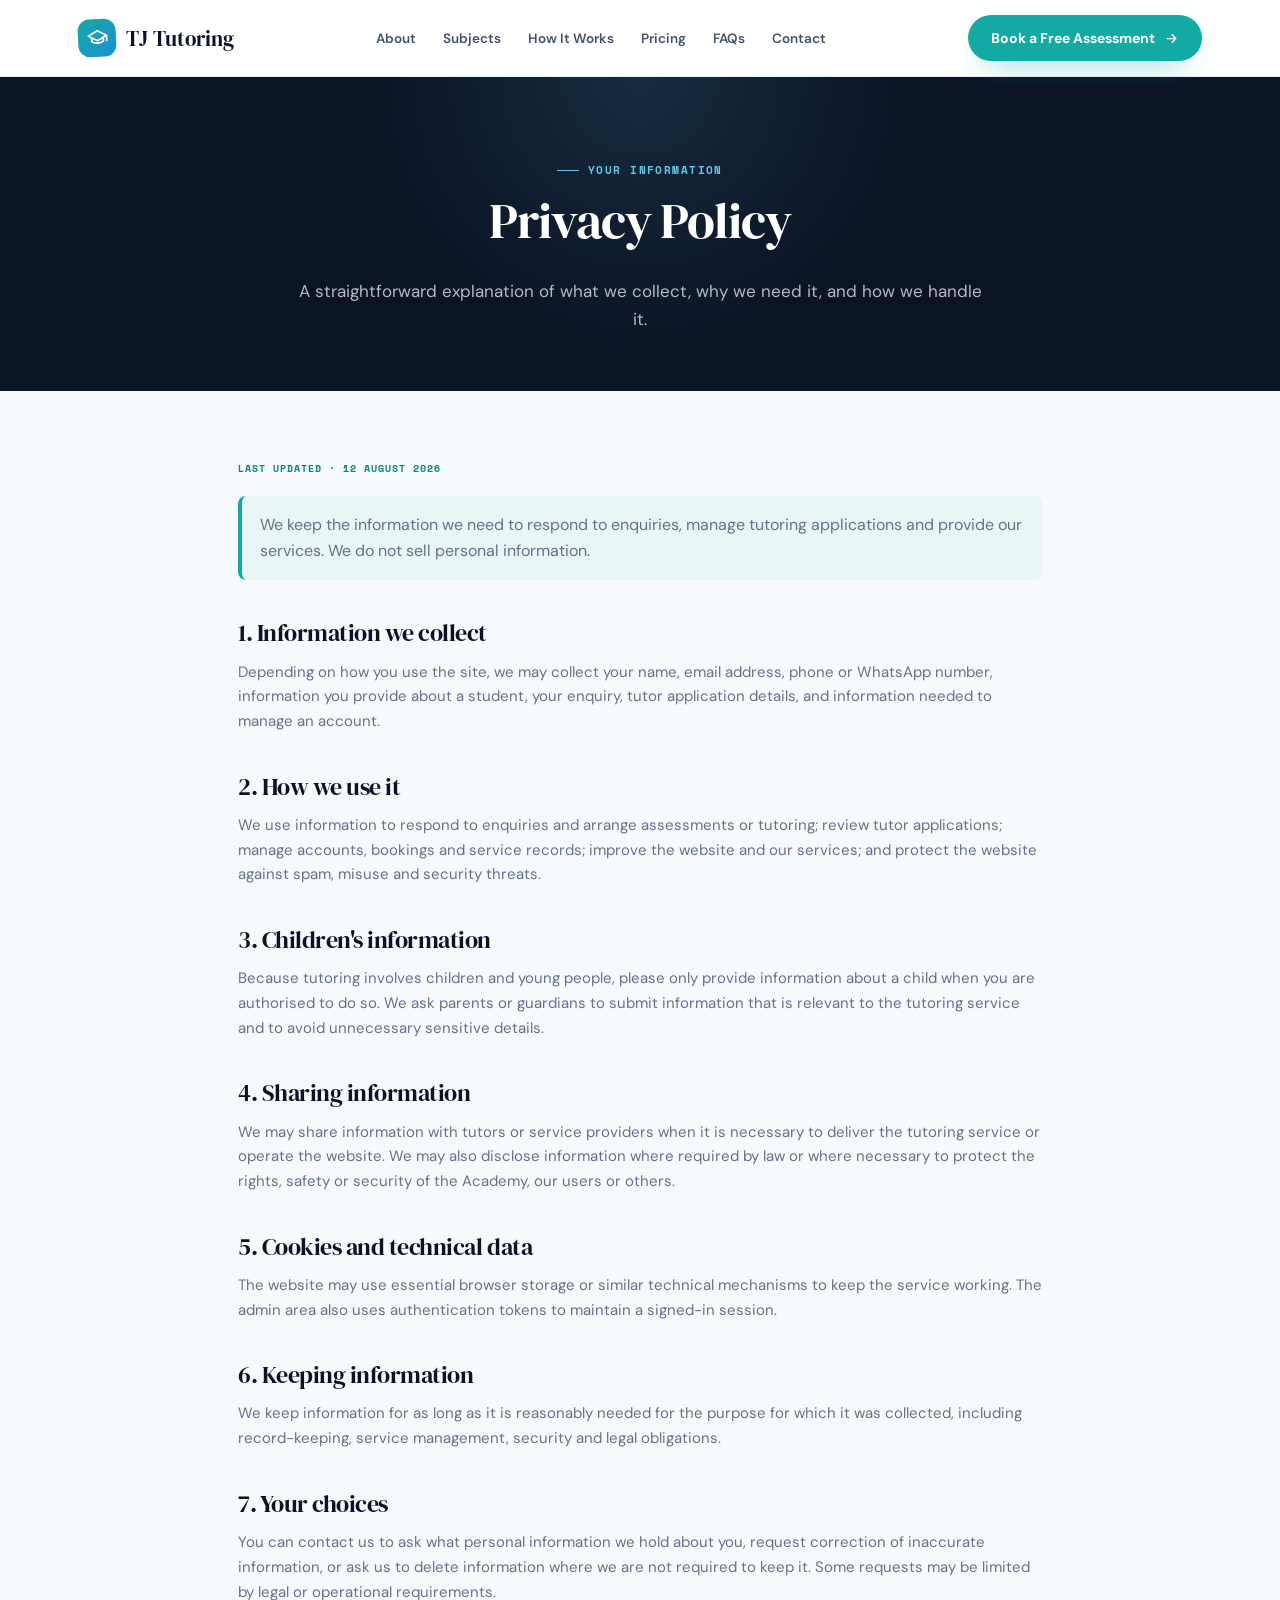
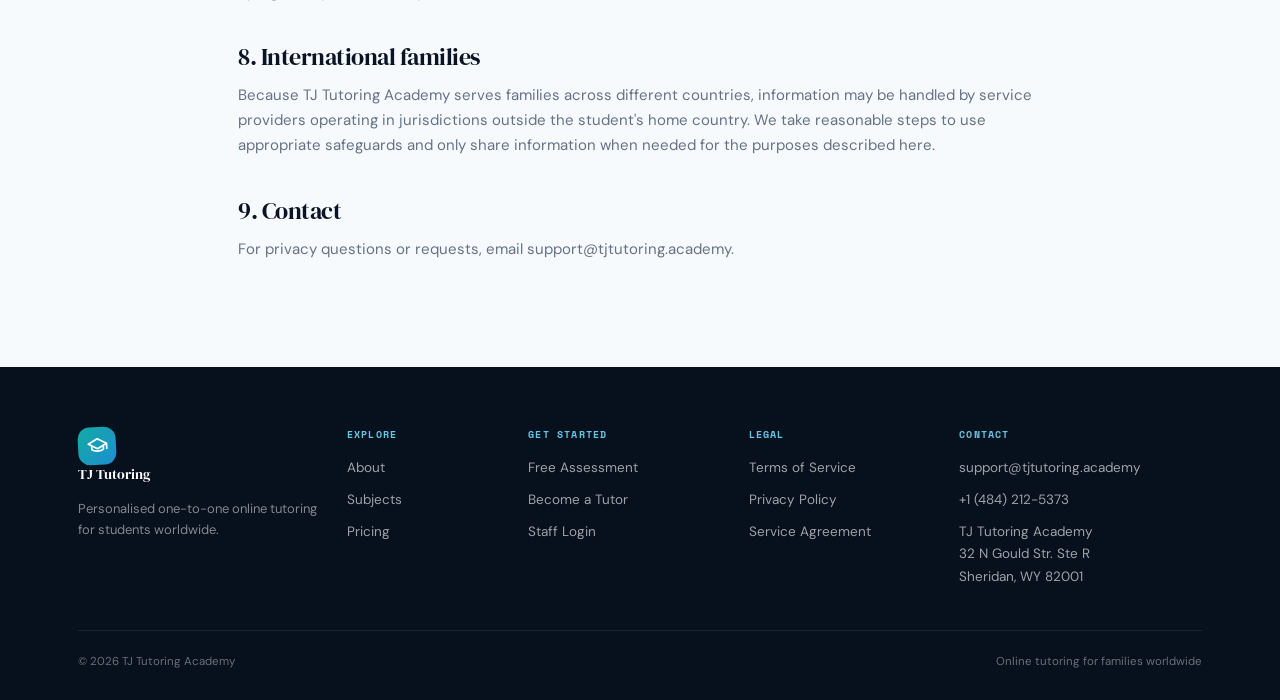
<file: frontend/public/privacy.html>
<!DOCTYPE html>
<html lang="en"><head><meta charset="UTF-8"><meta name="viewport" content="width=device-width, initial-scale=1.0">
<title>Privacy Policy — TJ Tutoring Academy</title><meta name="description" content="A straightforward explanation of what we collect, why we need it, and how we handle it.">
<link rel="stylesheet" href="styles.css"><link rel="icon" type="image/svg+xml" href="assets/favicon.svg"></head><body>
<nav class="site-nav"><div class="wrap"><a href="index.html" class="brand"><span class="stamp"><svg class="logo-icon" role="img" aria-label="TJ Tutoring"><use href="assets/icons.svg#cap"></use></svg></span>TJ Tutoring</a><ul class="nav-links"><li><a href="index.html#about">About</a></li><li><a href="index.html#subjects">Subjects</a></li><li><a href="index.html#how">How It Works</a></li><li><a href="index.html#pricing">Pricing</a></li><li><a href="index.html#faqs">FAQs</a></li><li><a href="contact.html">Contact</a></li></ul><div class="nav-cta"><a href="contact.html" class="btn btn-primary">Book a Free Assessment <span class="arrow-icon"><svg class="ui-icon" aria-hidden="true"><use href="assets/icons.svg#arrow"></use></svg></span></a><button class="nav-toggle" aria-label="Toggle menu" aria-expanded="false"><svg class="ui-icon" aria-hidden="true"><use href="assets/icons.svg#menu"></use></svg></button></div></div></nav><header class="page-hero section-dark"><div class="wrap"><div class="eyebrow">Your Information</div><h1>Privacy Policy</h1><p class="lede" style="max-width:700px;margin:0 auto;">A straightforward explanation of what we collect, why we need it, and how we handle it.</p></div></header>
<main class="legal"><div class="wrap legal-wrap"><div class="legal-meta">Last updated · 12 August 2026</div><div class="legal-note">We keep the information we need to respond to enquiries, manage tutoring applications and provide our services. We do not sell personal information.</div>
<h2>1. Information we collect</h2><p>Depending on how you use the site, we may collect your name, email address, phone or WhatsApp number, information you provide about a student, your enquiry, tutor application details, and information needed to manage an account.</p><h2>2. How we use it</h2><p>We use information to respond to enquiries and arrange assessments or tutoring; review tutor applications; manage accounts, bookings and service records; improve the website and our services; and protect the website against spam, misuse and security threats.</p><h2>3. Children's information</h2><p>Because tutoring involves children and young people, please only provide information about a child when you are authorised to do so. We ask parents or guardians to submit information that is relevant to the tutoring service and to avoid unnecessary sensitive details.</p><h2>4. Sharing information</h2><p>We may share information with tutors or service providers when it is necessary to deliver the tutoring service or operate the website. We may also disclose information where required by law or where necessary to protect the rights, safety or security of the Academy, our users or others.</p><h2>5. Cookies and technical data</h2><p>The website may use essential browser storage or similar technical mechanisms to keep the service working. The admin area also uses authentication tokens to maintain a signed-in session.</p><h2>6. Keeping information</h2><p>We keep information for as long as it is reasonably needed for the purpose for which it was collected, including record-keeping, service management, security and legal obligations.</p><h2>7. Your choices</h2><p>You can contact us to ask what personal information we hold about you, request correction of inaccurate information, or ask us to delete information where we are not required to keep it. Some requests may be limited by legal or operational requirements.</p><h2>8. International families</h2><p>Because TJ Tutoring Academy serves families across different countries, information may be handled by service providers operating in jurisdictions outside the student's home country. We take reasonable steps to use appropriate safeguards and only share information when needed for the purposes described here.</p><h2>9. Contact</h2><p>For privacy questions or requests, email support@tjtutoring.academy.</p>
</div></main>
<footer class="site-footer"><div class="wrap"><div class="footer-grid"><div><a href="index.html" class="brand" style="color:#fff;margin-bottom:14px"><span class="stamp"><svg class="logo-icon" role="img" aria-label="TJ Tutoring"><use href="assets/icons.svg#cap"></use></svg></span>TJ Tutoring</a><p class="footer-copy">Personalised one-to-one online tutoring for students worldwide.</p></div><div><h5>Explore</h5><a href="index.html#about">About</a><a href="index.html#subjects">Subjects</a><a href="index.html#pricing">Pricing</a></div><div><h5>Get Started</h5><a href="contact.html">Free Assessment</a><a href="apply.html">Become a Tutor</a><a href="admin/login.html">Staff Login</a></div><div><h5>Legal</h5><a href="terms.html">Terms of Service</a><a href="privacy.html">Privacy Policy</a><a href="service-agreement.html">Service Agreement</a></div><div><h5>Contact</h5><a href="mailto:support@tjtutoring.academy">support@tjtutoring.academy</a><a href="tel:+14842125373">+1 (484) 212-5373</a><address class="footer-address">TJ Tutoring Academy<br>32 N Gould Str. Ste R<br>Sheridan, WY 82001</address></div></div><div class="footer-bottom"><span>© <span class="year">2026</span> TJ Tutoring Academy</span><span>Online tutoring for families worldwide</span></div></div></footer><script src="main.js"></script></body></html>
</file>
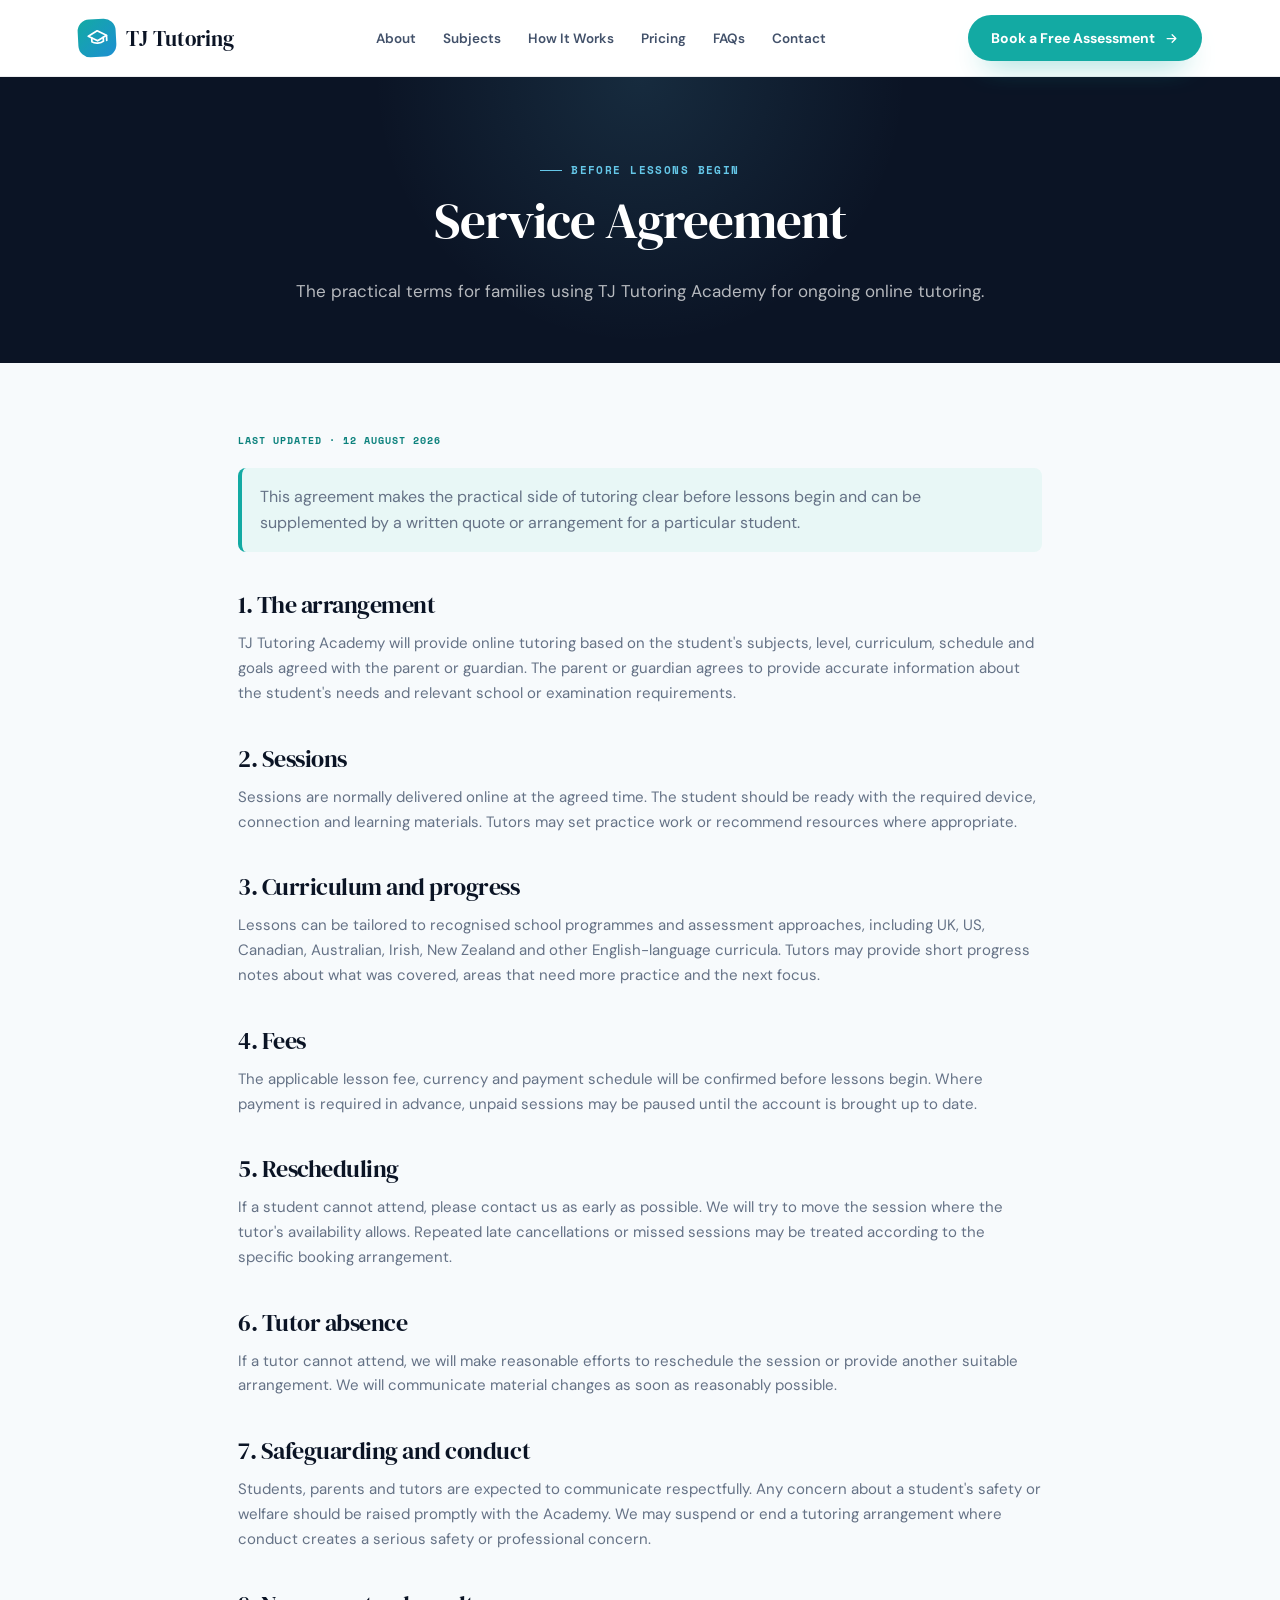
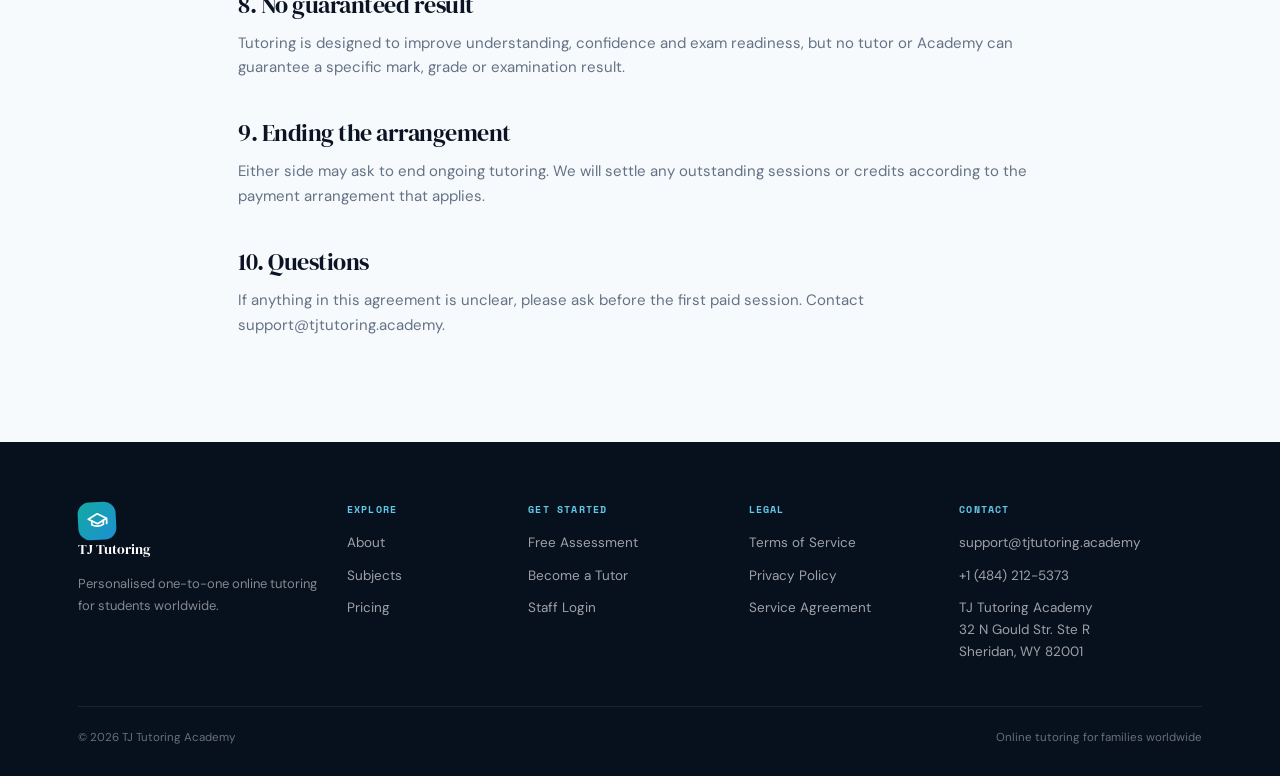
<file: frontend/public/service-agreement.html>
<!DOCTYPE html>
<html lang="en"><head><meta charset="UTF-8"><meta name="viewport" content="width=device-width, initial-scale=1.0">
<title>Service Agreement — TJ Tutoring Academy</title><meta name="description" content="The practical terms for families using TJ Tutoring Academy for ongoing online tutoring.">
<link rel="stylesheet" href="styles.css"><link rel="icon" type="image/svg+xml" href="assets/favicon.svg"></head><body>
<nav class="site-nav"><div class="wrap"><a href="index.html" class="brand"><span class="stamp"><svg class="logo-icon" role="img" aria-label="TJ Tutoring"><use href="assets/icons.svg#cap"></use></svg></span>TJ Tutoring</a><ul class="nav-links"><li><a href="index.html#about">About</a></li><li><a href="index.html#subjects">Subjects</a></li><li><a href="index.html#how">How It Works</a></li><li><a href="index.html#pricing">Pricing</a></li><li><a href="index.html#faqs">FAQs</a></li><li><a href="contact.html">Contact</a></li></ul><div class="nav-cta"><a href="contact.html" class="btn btn-primary">Book a Free Assessment <span class="arrow-icon"><svg class="ui-icon" aria-hidden="true"><use href="assets/icons.svg#arrow"></use></svg></span></a><button class="nav-toggle" aria-label="Toggle menu" aria-expanded="false"><svg class="ui-icon" aria-hidden="true"><use href="assets/icons.svg#menu"></use></svg></button></div></div></nav><header class="page-hero section-dark"><div class="wrap"><div class="eyebrow">Before Lessons Begin</div><h1>Service Agreement</h1><p class="lede" style="max-width:700px;margin:0 auto;">The practical terms for families using TJ Tutoring Academy for ongoing online tutoring.</p></div></header>
<main class="legal"><div class="wrap legal-wrap"><div class="legal-meta">Last updated · 12 August 2026</div><div class="legal-note">This agreement makes the practical side of tutoring clear before lessons begin and can be supplemented by a written quote or arrangement for a particular student.</div>
<h2>1. The arrangement</h2><p>TJ Tutoring Academy will provide online tutoring based on the student's subjects, level, curriculum, schedule and goals agreed with the parent or guardian. The parent or guardian agrees to provide accurate information about the student's needs and relevant school or examination requirements.</p><h2>2. Sessions</h2><p>Sessions are normally delivered online at the agreed time. The student should be ready with the required device, connection and learning materials. Tutors may set practice work or recommend resources where appropriate.</p><h2>3. Curriculum and progress</h2><p>Lessons can be tailored to recognised school programmes and assessment approaches, including UK, US, Canadian, Australian, Irish, New Zealand and other English-language curricula. Tutors may provide short progress notes about what was covered, areas that need more practice and the next focus.</p><h2>4. Fees</h2><p>The applicable lesson fee, currency and payment schedule will be confirmed before lessons begin. Where payment is required in advance, unpaid sessions may be paused until the account is brought up to date.</p><h2>5. Rescheduling</h2><p>If a student cannot attend, please contact us as early as possible. We will try to move the session where the tutor's availability allows. Repeated late cancellations or missed sessions may be treated according to the specific booking arrangement.</p><h2>6. Tutor absence</h2><p>If a tutor cannot attend, we will make reasonable efforts to reschedule the session or provide another suitable arrangement. We will communicate material changes as soon as reasonably possible.</p><h2>7. Safeguarding and conduct</h2><p>Students, parents and tutors are expected to communicate respectfully. Any concern about a student's safety or welfare should be raised promptly with the Academy. We may suspend or end a tutoring arrangement where conduct creates a serious safety or professional concern.</p><h2>8. No guaranteed result</h2><p>Tutoring is designed to improve understanding, confidence and exam readiness, but no tutor or Academy can guarantee a specific mark, grade or examination result.</p><h2>9. Ending the arrangement</h2><p>Either side may ask to end ongoing tutoring. We will settle any outstanding sessions or credits according to the payment arrangement that applies.</p><h2>10. Questions</h2><p>If anything in this agreement is unclear, please ask before the first paid session. Contact support@tjtutoring.academy.</p>
</div></main>
<footer class="site-footer"><div class="wrap"><div class="footer-grid"><div><a href="index.html" class="brand" style="color:#fff;margin-bottom:14px"><span class="stamp"><svg class="logo-icon" role="img" aria-label="TJ Tutoring"><use href="assets/icons.svg#cap"></use></svg></span>TJ Tutoring</a><p class="footer-copy">Personalised one-to-one online tutoring for students worldwide.</p></div><div><h5>Explore</h5><a href="index.html#about">About</a><a href="index.html#subjects">Subjects</a><a href="index.html#pricing">Pricing</a></div><div><h5>Get Started</h5><a href="contact.html">Free Assessment</a><a href="apply.html">Become a Tutor</a><a href="admin/login.html">Staff Login</a></div><div><h5>Legal</h5><a href="terms.html">Terms of Service</a><a href="privacy.html">Privacy Policy</a><a href="service-agreement.html">Service Agreement</a></div><div><h5>Contact</h5><a href="mailto:support@tjtutoring.academy">support@tjtutoring.academy</a><a href="tel:+14842125373">+1 (484) 212-5373</a><address class="footer-address">TJ Tutoring Academy<br>32 N Gould Str. Ste R<br>Sheridan, WY 82001</address></div></div><div class="footer-bottom"><span>© <span class="year">2026</span> TJ Tutoring Academy</span><span>Online tutoring for families worldwide</span></div></div></footer><script src="main.js"></script></body></html>
</file>
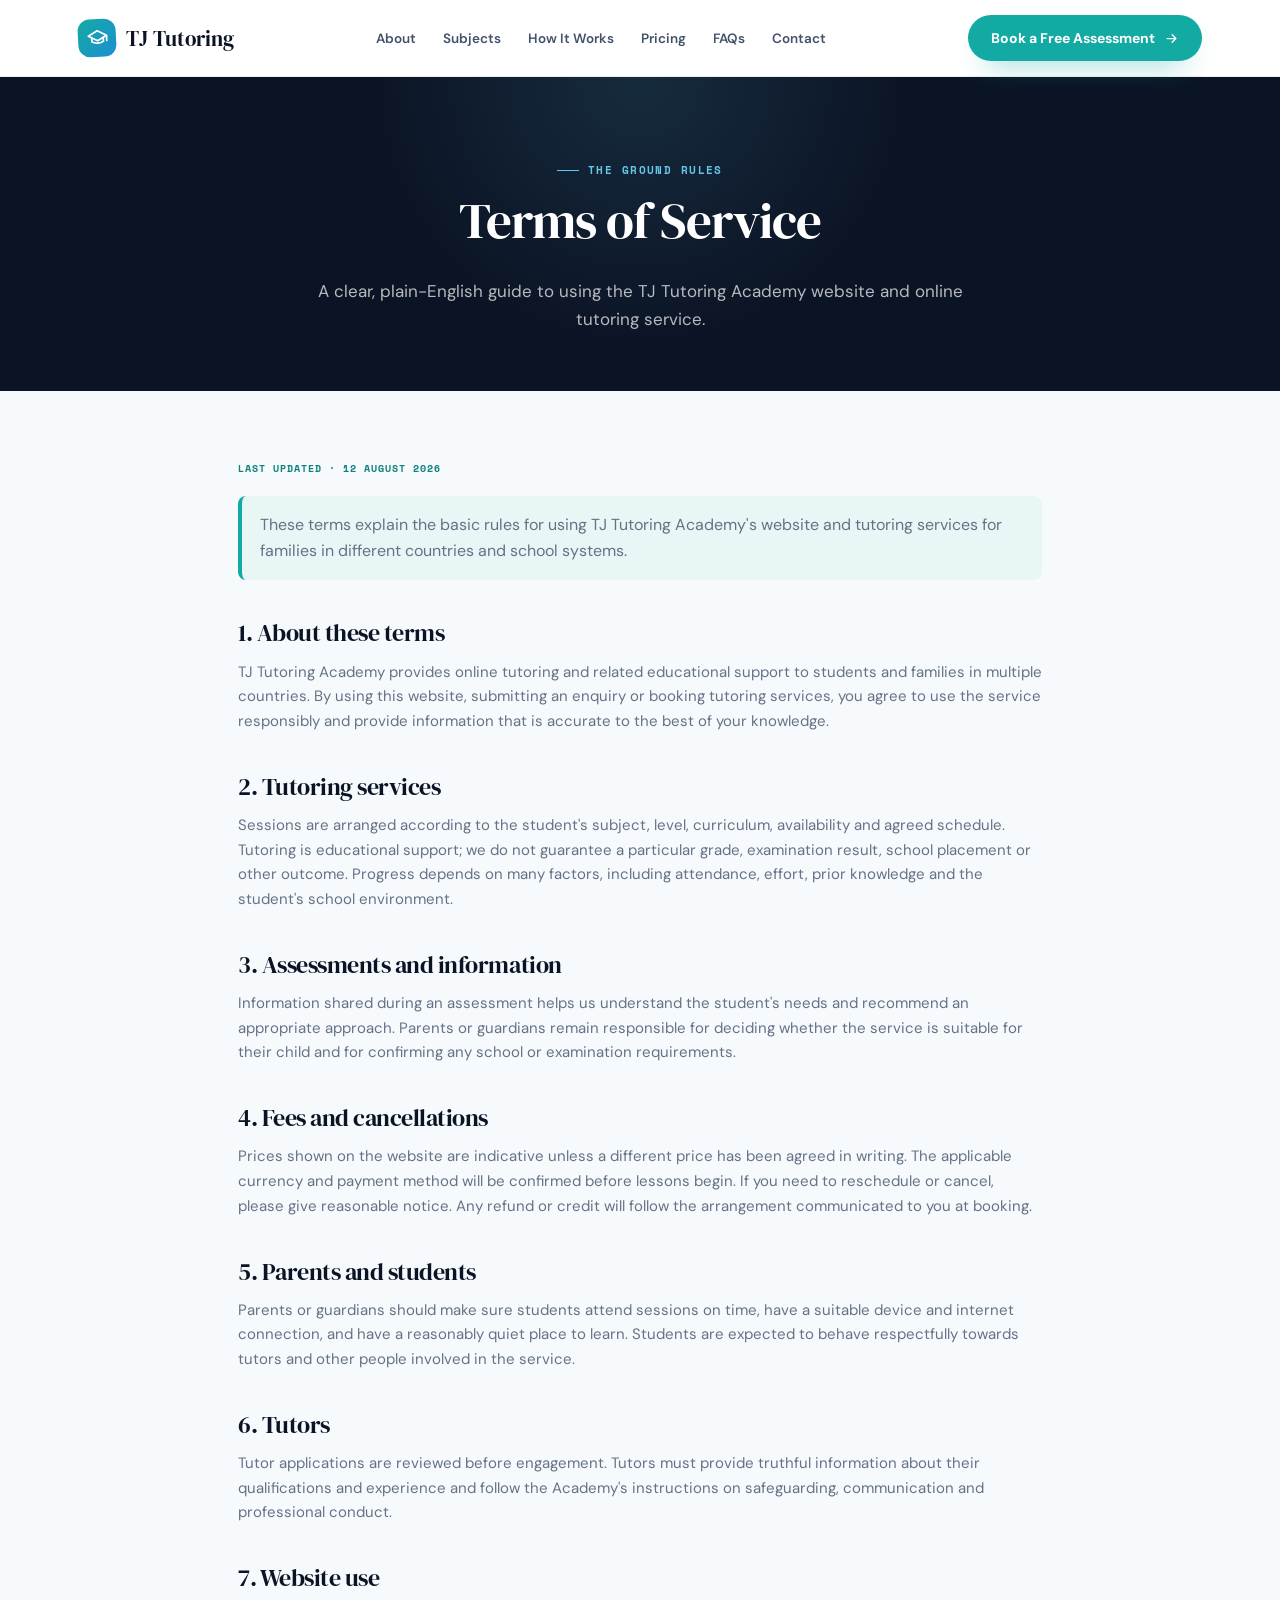
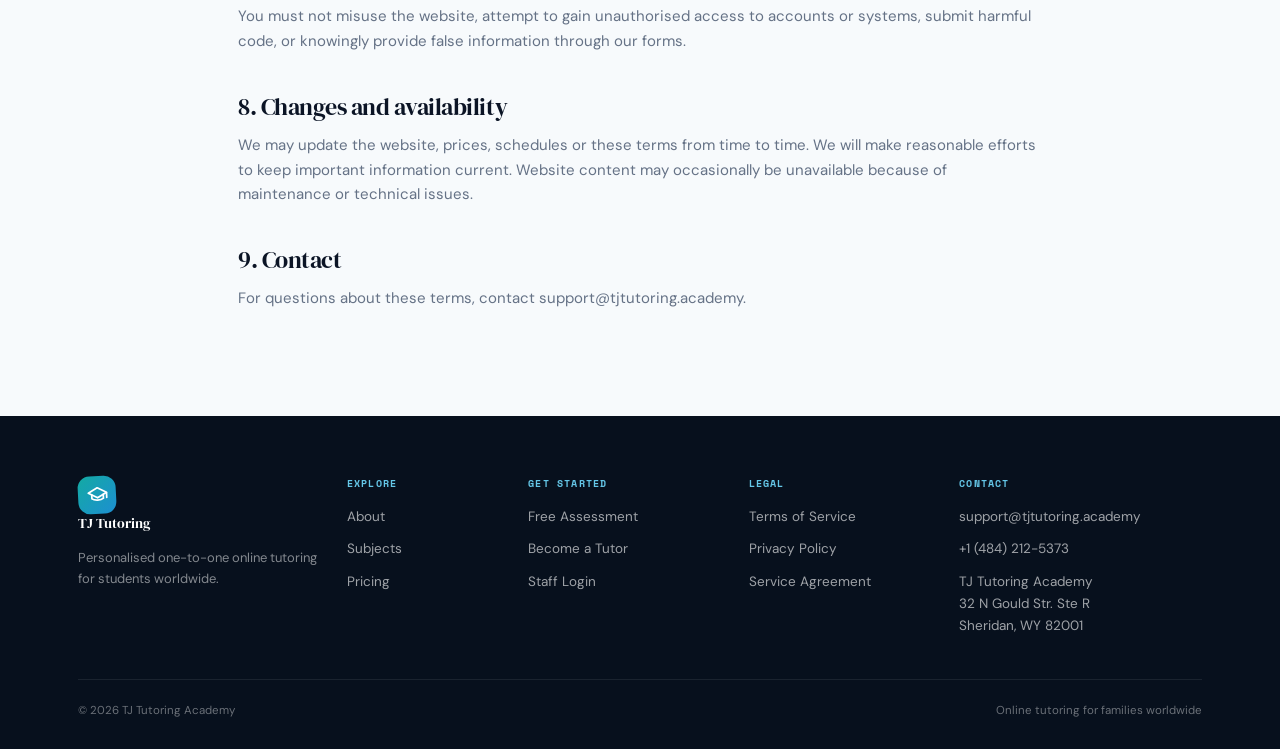
<file: frontend/public/terms.html>
<!DOCTYPE html>
<html lang="en"><head><meta charset="UTF-8"><meta name="viewport" content="width=device-width, initial-scale=1.0">
<title>Terms of Service — TJ Tutoring Academy</title><meta name="description" content="A clear, plain-English guide to using the TJ Tutoring Academy website and online tutoring service.">
<link rel="stylesheet" href="styles.css"><link rel="icon" type="image/svg+xml" href="assets/favicon.svg"></head><body>
<nav class="site-nav"><div class="wrap"><a href="index.html" class="brand"><span class="stamp"><svg class="logo-icon" role="img" aria-label="TJ Tutoring"><use href="assets/icons.svg#cap"></use></svg></span>TJ Tutoring</a><ul class="nav-links"><li><a href="index.html#about">About</a></li><li><a href="index.html#subjects">Subjects</a></li><li><a href="index.html#how">How It Works</a></li><li><a href="index.html#pricing">Pricing</a></li><li><a href="index.html#faqs">FAQs</a></li><li><a href="contact.html">Contact</a></li></ul><div class="nav-cta"><a href="contact.html" class="btn btn-primary">Book a Free Assessment <span class="arrow-icon"><svg class="ui-icon" aria-hidden="true"><use href="assets/icons.svg#arrow"></use></svg></span></a><button class="nav-toggle" aria-label="Toggle menu" aria-expanded="false"><svg class="ui-icon" aria-hidden="true"><use href="assets/icons.svg#menu"></use></svg></button></div></div></nav><header class="page-hero section-dark"><div class="wrap"><div class="eyebrow">The Ground Rules</div><h1>Terms of Service</h1><p class="lede" style="max-width:700px;margin:0 auto;">A clear, plain-English guide to using the TJ Tutoring Academy website and online tutoring service.</p></div></header>
<main class="legal"><div class="wrap legal-wrap"><div class="legal-meta">Last updated · 12 August 2026</div><div class="legal-note">These terms explain the basic rules for using TJ Tutoring Academy's website and tutoring services for families in different countries and school systems.</div>
<h2>1. About these terms</h2><p>TJ Tutoring Academy provides online tutoring and related educational support to students and families in multiple countries. By using this website, submitting an enquiry or booking tutoring services, you agree to use the service responsibly and provide information that is accurate to the best of your knowledge.</p><h2>2. Tutoring services</h2><p>Sessions are arranged according to the student's subject, level, curriculum, availability and agreed schedule. Tutoring is educational support; we do not guarantee a particular grade, examination result, school placement or other outcome. Progress depends on many factors, including attendance, effort, prior knowledge and the student's school environment.</p><h2>3. Assessments and information</h2><p>Information shared during an assessment helps us understand the student's needs and recommend an appropriate approach. Parents or guardians remain responsible for deciding whether the service is suitable for their child and for confirming any school or examination requirements.</p><h2>4. Fees and cancellations</h2><p>Prices shown on the website are indicative unless a different price has been agreed in writing. The applicable currency and payment method will be confirmed before lessons begin. If you need to reschedule or cancel, please give reasonable notice. Any refund or credit will follow the arrangement communicated to you at booking.</p><h2>5. Parents and students</h2><p>Parents or guardians should make sure students attend sessions on time, have a suitable device and internet connection, and have a reasonably quiet place to learn. Students are expected to behave respectfully towards tutors and other people involved in the service.</p><h2>6. Tutors</h2><p>Tutor applications are reviewed before engagement. Tutors must provide truthful information about their qualifications and experience and follow the Academy's instructions on safeguarding, communication and professional conduct.</p><h2>7. Website use</h2><p>You must not misuse the website, attempt to gain unauthorised access to accounts or systems, submit harmful code, or knowingly provide false information through our forms.</p><h2>8. Changes and availability</h2><p>We may update the website, prices, schedules or these terms from time to time. We will make reasonable efforts to keep important information current. Website content may occasionally be unavailable because of maintenance or technical issues.</p><h2>9. Contact</h2><p>For questions about these terms, contact support@tjtutoring.academy.</p>
</div></main>
<footer class="site-footer"><div class="wrap"><div class="footer-grid"><div><a href="index.html" class="brand" style="color:#fff;margin-bottom:14px"><span class="stamp"><svg class="logo-icon" role="img" aria-label="TJ Tutoring"><use href="assets/icons.svg#cap"></use></svg></span>TJ Tutoring</a><p class="footer-copy">Personalised one-to-one online tutoring for students worldwide.</p></div><div><h5>Explore</h5><a href="index.html#about">About</a><a href="index.html#subjects">Subjects</a><a href="index.html#pricing">Pricing</a></div><div><h5>Get Started</h5><a href="contact.html">Free Assessment</a><a href="apply.html">Become a Tutor</a><a href="admin/login.html">Staff Login</a></div><div><h5>Legal</h5><a href="terms.html">Terms of Service</a><a href="privacy.html">Privacy Policy</a><a href="service-agreement.html">Service Agreement</a></div><div><h5>Contact</h5><a href="mailto:support@tjtutoring.academy">support@tjtutoring.academy</a><a href="tel:+14842125373">+1 (484) 212-5373</a><address class="footer-address">TJ Tutoring Academy<br>32 N Gould Str. Ste R<br>Sheridan, WY 82001</address></div></div><div class="footer-bottom"><span>© <span class="year">2026</span> TJ Tutoring Academy</span><span>Online tutoring for families worldwide</span></div></div></footer><script src="main.js"></script></body></html>
</file>
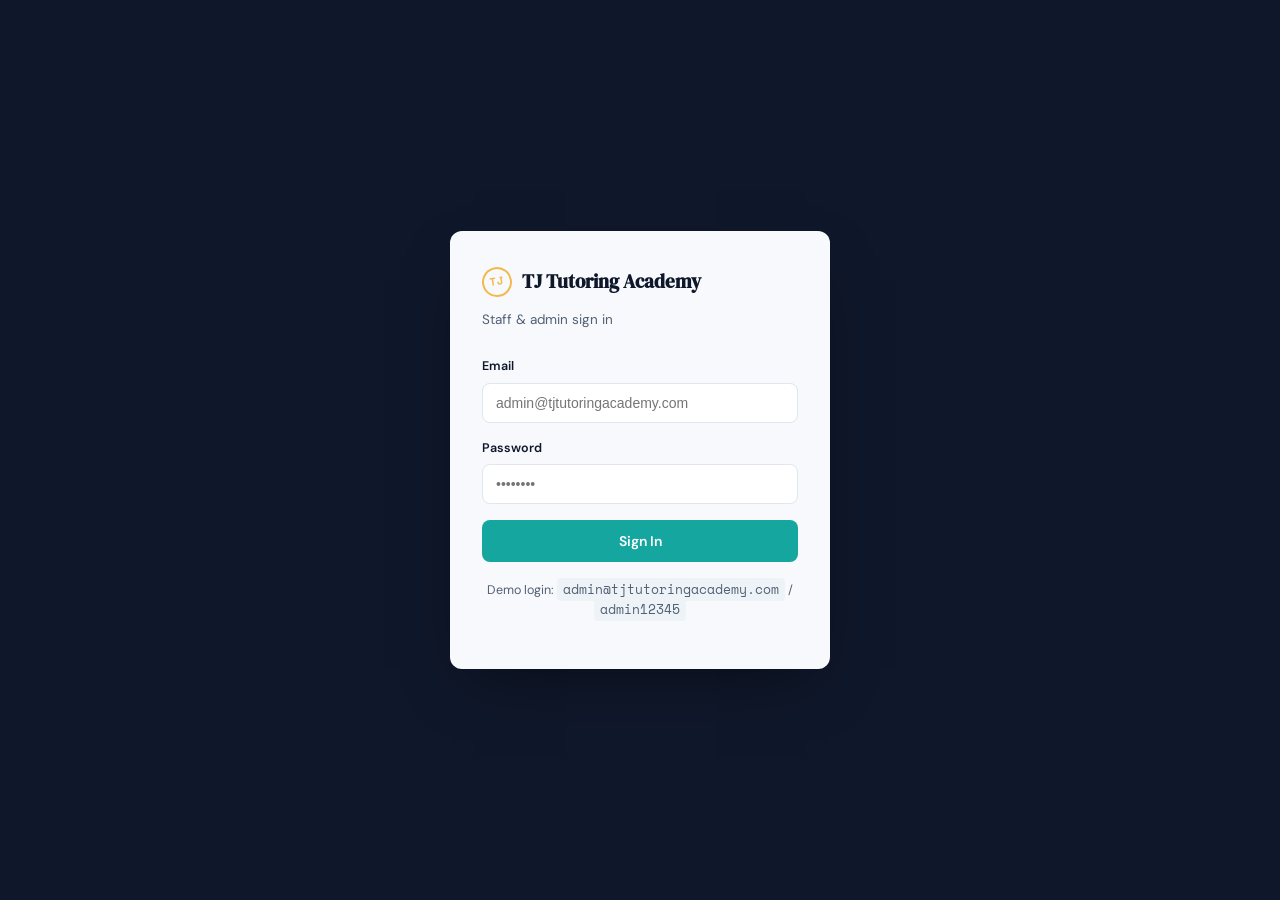
<file: frontend/public/admin/dashboard.html>
<!DOCTYPE html>
<html lang="en">
<head>
<meta charset="UTF-8">
<meta name="viewport" content="width=device-width, initial-scale=1.0">
<title>Dashboard — TJ Tutoring Academy</title>
<meta name="robots" content="noindex, nofollow">
<link rel="stylesheet" href="admin.css">
</head>
<body>

<div class="dash-shell">
  <aside class="sidebar" id="sidebar">
    <div class="brand"><span class="stamp">TJ</span>TJ Admin</div>

    <button class="nav-item active" data-view="overview">📊 Overview</button>
    <button class="nav-item" data-view="messages">✉️ Messages <span class="count" id="navMsgCount">0</span></button>
    <button class="nav-item" data-view="applications">📝 Applications <span class="count" id="navAppCount">0</span></button>
    <button class="nav-item" data-view="account">⚙️ Account</button>

    <div class="sidebar-footer">
      <div class="sidebar-admin">
        Signed in as<strong id="sidebarAdminName">—</strong>
      </div>
      <button class="nav-item" id="logoutBtn">↩ Log Out</button>
    </div>
  </aside>

  <main class="main">
    <!-- ================= Overview ================= -->
    <section class="view active" id="view-overview">
      <div class="main-head">
        <div>
          <h1>Overview</h1>
          <div class="sub">What's come in recently, at a glance.</div>
        </div>
      </div>

      <div class="stat-grid">
        <div class="stat-card">
          <div class="label">Total Messages</div>
          <div class="value" id="statMsgTotal">—</div>
          <div class="delta" id="statMsgNew">—</div>
        </div>
        <div class="stat-card">
          <div class="label">New (unread)</div>
          <div class="value" id="statMsgNewCount">—</div>
          <div class="delta">Needs a first look</div>
        </div>
        <div class="stat-card">
          <div class="label">Total Applications</div>
          <div class="value" id="statAppTotal">—</div>
          <div class="delta" id="statAppSubmitted">—</div>
        </div>
        <div class="stat-card">
          <div class="label">Shortlisted Tutors</div>
          <div class="value" id="statAppShortlisted">—</div>
          <div class="delta">Ready for a demo lesson</div>
        </div>
      </div>

      <div class="panel">
        <h3>Recent Admin Activity</h3>
        <div id="activityList"><div class="empty-state">Loading…</div></div>
      </div>
    </section>

    <!-- ================= Messages ================= -->
    <section class="view" id="view-messages">
      <div class="main-head">
        <div>
          <h1>Contact Messages</h1>
          <div class="sub">Enquiries submitted through the public contact form.</div>
        </div>
      </div>

      <div class="toolbar">
        <div class="pill-filters" id="msgStatusFilters">
          <button class="pill active" data-status="">All</button>
          <button class="pill" data-status="new">New</button>
          <button class="pill" data-status="read">Read</button>
          <button class="pill" data-status="responded">Responded</button>
          <button class="pill" data-status="archived">Archived</button>
        </div>
      </div>

      <div id="messagesTableWrap"><div class="empty-state">Loading…</div></div>
      <div class="pagination" id="messagesPagination"></div>
    </section>

    <!-- ================= Applications ================= -->
    <section class="view" id="view-applications">
      <div class="main-head">
        <div>
          <h1>Teacher Applications</h1>
          <div class="sub">Tutor applications submitted through the public apply form.</div>
        </div>
      </div>

      <div class="toolbar">
        <div class="pill-filters" id="appStatusFilters">
          <button class="pill active" data-status="">All</button>
          <button class="pill" data-status="submitted">Submitted</button>
          <button class="pill" data-status="reviewing">Reviewing</button>
          <button class="pill" data-status="shortlisted">Shortlisted</button>
          <button class="pill" data-status="hired">Hired</button>
          <button class="pill" data-status="rejected">Rejected</button>
        </div>
      </div>

      <div id="applicationsTableWrap"><div class="empty-state">Loading…</div></div>
      <div class="pagination" id="applicationsPagination"></div>
    </section>

    <!-- ================= Account ================= -->
    <section class="view" id="view-account">
      <div class="main-head">
        <div>
          <h1>Account</h1>
          <div class="sub">Manage your admin login.</div>
        </div>
      </div>

      <div class="panel" style="max-width: 420px;">
        <h3>Change Password</h3>
        <div id="pwAlert" class="form-alert"></div>
        <form id="changePasswordForm">
          <div class="field">
            <label for="currentPassword">Current password</label>
            <input type="password" id="currentPassword" required autocomplete="current-password">
          </div>
          <div class="field">
            <label for="newPassword">New password</label>
            <input type="password" id="newPassword" required minlength="8" autocomplete="new-password">
            <div class="hint" style="color: var(--ink-soft); font-size: 12px; margin-top: 5px;">At least 8 characters.</div>
          </div>
          <button type="submit" class="btn btn-primary" id="pwSubmitBtn">Update Password</button>
        </form>
      </div>
    </section>
  </main>
</div>

<!-- ================= Detail slide-over ================= -->
<div class="overlay" id="overlay">
  <div class="detail-panel" id="detailPanel"></div>
</div>

<script>window.TJ_API_BASE = window.TJ_API_BASE || 'https://tj-tutoring-api.onrender.com';</script>
<script src="api.js"></script>
<script src="admin.js"></script>
</body>
</html>
</file>
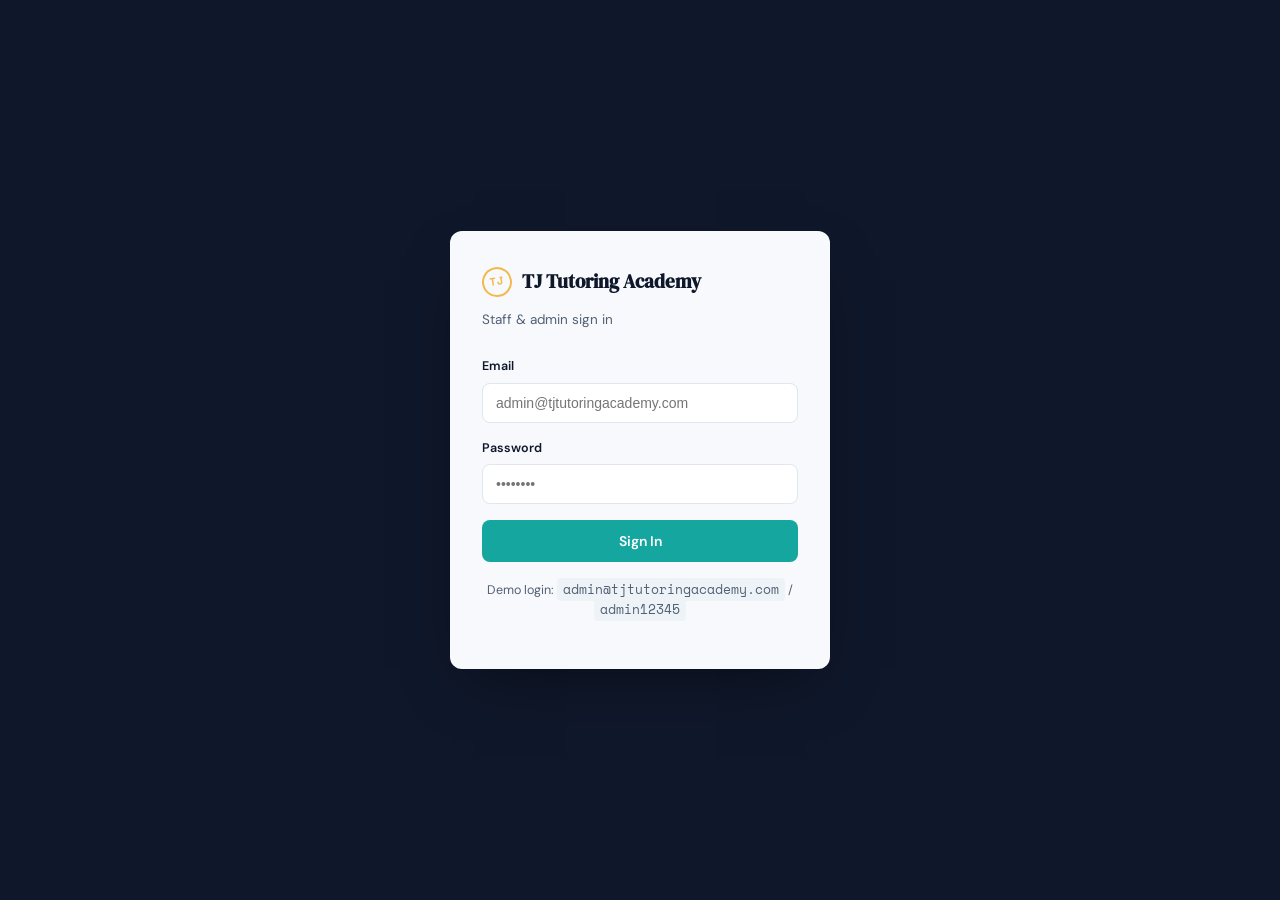
<file: frontend/public/admin/login.html>
<!DOCTYPE html>
<html lang="en">
<head>
<meta charset="UTF-8">
<meta name="viewport" content="width=device-width, initial-scale=1.0">
<title>Staff Login — TJ Tutoring Academy</title>
<meta name="robots" content="noindex, nofollow">
<link rel="stylesheet" href="admin.css">
</head>
<body>

<div class="auth-shell">
  <div class="auth-card">
    <div class="auth-brand"><span class="stamp">TJ</span>TJ Tutoring Academy</div>
    <p class="sub">Staff &amp; admin sign in</p>

    <div id="formAlert" class="form-alert"></div>

    <form id="loginForm" novalidate>
      <div class="field">
        <label for="email">Email</label>
        <input type="email" id="email" name="email" required autocomplete="username" placeholder="admin@tjtutoringacademy.com">
      </div>
      <div class="field">
        <label for="password">Password</label>
        <input type="password" id="password" name="password" required autocomplete="current-password" placeholder="••••••••">
      </div>
      <button type="submit" class="btn btn-primary btn-block" id="submitBtn">Sign In</button>
    </form>

    <p class="auth-hint">Demo login: <code>admin@tjtutoringacademy.com</code> / <code>admin12345</code></p>
  </div>
</div>

<script>window.TJ_API_BASE = window.TJ_API_BASE || 'https://tj-tutoring-api.onrender.com';</script>
<script src="api.js"></script>
<script>
  // Already signed in? Skip straight to the dashboard.
  if (localStorage.getItem('tj_access_token') && localStorage.getItem('tj_refresh_token')) {
    location.href = 'dashboard.html';
  }

  const form = document.getElementById('loginForm');
  const alertBox = document.getElementById('formAlert');
  const submitBtn = document.getElementById('submitBtn');

  function showAlert(text) {
    alertBox.textContent = text;
    alertBox.className = 'form-alert show error';
  }

  form.addEventListener('submit', async (e) => {
    e.preventDefault();
    alertBox.className = 'form-alert';
    submitBtn.disabled = true;
    submitBtn.textContent = 'Signing in...';

    try {
      const res = await fetch(API_BASE + '/auth/login', {
        method: 'POST',
        headers: { 'Content-Type': 'application/json' },
        body: JSON.stringify({ email: form.email.value.trim(), password: form.password.value }),
      });
      const data = await res.json();
      if (!res.ok) throw new Error((data.error && data.error.message) || 'Sign in failed.');

      TokenStore.access = data.access_token;
      TokenStore.refresh = data.refresh_token;
      TokenStore.admin = data.admin;
      location.href = 'dashboard.html';
    } catch (err) {
      showAlert(err.message);
      submitBtn.disabled = false;
      submitBtn.textContent = 'Sign In';
    }
  });
</script>
</body>
</html>
</file>
<file: frontend/public/styles.css>
@import url('https://fonts.googleapis.com/css2?family=DM+Sans:wght@400;500;600;700&family=DM+Serif+Display:ital@0;1&family=Space+Mono:wght@400;700&display=swap');

:root{--navy:#0b1425;--navy2:#102039;--blue:#2b8fd8;--teal:#13aaa3;--teal2:#0b817c;--sky:#65c7e8;--paper:#f7fafc;--white:#fff;--line:#e1e9ef;--muted:#657286;--text:#132039;--soft:#eef7f8;--gold:#f5bf4f;--danger:#c74f49;--success:#13846f;--serif:'DM Serif Display',Georgia,serif;--sans:'DM Sans',Arial,sans-serif;--mono:'Space Mono',monospace;--max:1180px;--r:22px;--shadow:0 24px 70px -38px rgba(11,20,37,.35)}
*{box-sizing:border-box}html{scroll-behavior:smooth}body{margin:0;background:var(--paper);color:var(--text);font:16px/1.65 var(--sans);-webkit-font-smoothing:antialiased}img,svg{max-width:100%;display:block}a{color:inherit}.wrap{max-width:var(--max);margin:auto;padding:0 28px}h1,h2,h3,h4{font-family:var(--serif);font-weight:400;line-height:1.08;letter-spacing:-.02em;margin:0 0 .55em}p{margin:0 0 1em}.eyebrow{font:700 11px/1.2 var(--mono);letter-spacing:.13em;text-transform:uppercase;color:var(--teal);display:inline-flex;gap:9px;align-items:center;margin-bottom:16px}.eyebrow:before{content:'';width:22px;height:1px;background:currentColor}.section-dark .eyebrow,.hero .eyebrow,.page-hero .eyebrow{color:var(--sky)}
.btn{display:inline-flex;align-items:center;justify-content:center;gap:9px;border:1px solid transparent;border-radius:999px;padding:13px 22px;font:700 14px var(--sans);text-decoration:none;cursor:pointer;transition:.18s ease}.btn-primary{background:var(--teal);color:#fff;box-shadow:0 16px 30px -18px rgba(19,170,163,.9)}.btn-primary:hover{background:var(--teal2);transform:translateY(-1px)}.btn-outline{border-color:#9cc8cf;color:var(--navy);background:#fff}.btn-outline:hover{border-color:var(--teal);color:var(--teal2)}.btn-ghost{border-color:rgba(255,255,255,.3);color:#fff;background:transparent}.btn-ghost:hover{background:rgba(255,255,255,.07)}.btn-dark{background:var(--navy);color:#fff}.btn-dark:hover{transform:translateY(-1px)}.btn-block{width:100%}.btn:disabled{opacity:.6;cursor:not-allowed}

/* Navigation */
.site-nav{position:sticky;top:0;z-index:50;background:rgba(255,255,255,.94);backdrop-filter:blur(16px);border-bottom:1px solid rgba(19,32,57,.08)}.site-nav .wrap{min-height:76px;display:flex;align-items:center;justify-content:space-between;gap:28px}.brand{display:inline-flex;align-items:center;gap:10px;text-decoration:none;color:var(--navy);font:400 21px var(--serif);white-space:nowrap}.brand .stamp{width:38px;height:38px;border-radius:12px;background:linear-gradient(135deg,var(--teal),#1d8fd2);display:grid;place-items:center;color:#fff;font:700 11px var(--mono);transform:rotate(-3deg)}.nav-links{display:flex;align-items:center;gap:27px;list-style:none;margin:0;padding:0}.nav-links a{font-size:13.5px;font-weight:600;text-decoration:none;color:#42516a}.nav-links a:hover{color:var(--teal2)}.nav-cta{display:flex;align-items:center;gap:12px}.nav-toggle{display:none;background:#fff;border:1px solid var(--line);border-radius:10px;color:var(--navy);padding:8px 10px;font-size:18px}

/* Global sections */
section{padding:94px 0}.section-dark{background:var(--navy);color:#fff}.section-paper{background:var(--paper);color:var(--text)}.section-tint{background:#edf8fa}.section-head{max-width:760px;margin-bottom:48px}.section-head.center{text-align:center;margin-left:auto;margin-right:auto}.section-head h2{font-size:clamp(1.9rem,3.2vw,2.7rem)}.section-head p{color:var(--muted);font-size:17px}.section-dark .section-head p{color:rgba(255,255,255,.68)}.section-international{background:#edf7f8;color:var(--text)}.section-international .section-head p{color:var(--muted)}.section-international .eyebrow{color:var(--teal2)}

/* Homepage hero */
.hero{position:relative;overflow:hidden;padding:70px 0 42px;background:var(--navy)}.hero:before{content:'';position:absolute;width:680px;height:680px;border:1px solid rgba(101,199,232,.08);border-radius:50%;right:-300px;top:-260px}.hero-grid{display:grid;grid-template-columns:minmax(0,.95fr) minmax(480px,1.05fr);gap:54px;align-items:center;position:relative;z-index:1}.hero h1{font-size:clamp(2.6rem,4.4vw,4rem);color:#fff;max-width:650px}.hero h1 em{font-style:italic;color:var(--sky)}.hero .lede{max-width:630px;color:rgba(255,255,255,.73);font-size:17px}.hero-actions{display:flex;flex-wrap:wrap;gap:12px;margin:28px 0 24px}.country-strip{display:flex;align-items:center;flex-wrap:wrap;gap:9px;margin-top:25px}.country-flag{width:40px;height:40px;border-radius:50%;display:grid;place-items:center;overflow:hidden;background:rgba(255,255,255,.08);border:1px solid rgba(255,255,255,.16);font-size:21px;line-height:1;box-shadow:0 8px 18px -14px rgba(0,0,0,.8);transition:transform .18s ease,background .18s ease,border-color .18s ease}.country-flag img{width:100%;height:100%;object-fit:cover;border-radius:50%}.country-flag:hover{transform:translateY(-2px);background:rgba(255,255,255,.14);border-color:rgba(101,199,232,.55)}.country-flag.more{font:700 19px var(--sans);color:var(--sky)}.hero-photo{position:relative;border-radius:30px;overflow:hidden;box-shadow:0 38px 90px -42px rgba(0,0,0,.8);border:1px solid rgba(255,255,255,.16);background:#182a40}.hero-photo img{width:100%;height:600px;object-fit:cover;object-position:center}.photo-card{position:absolute;left:20px;bottom:20px;background:rgba(255,255,255,.96);color:var(--navy);border-radius:18px;padding:15px 17px;display:flex;gap:12px;align-items:center;box-shadow:0 20px 50px -25px #000}.photo-card .icon{width:38px;height:38px;border-radius:12px;background:#e6f8f7;display:grid;place-items:center;font-size:20px}.photo-card strong{display:block;font-size:13px}.photo-card span{display:block;color:var(--muted);font-size:11px}.hero-bottom{display:grid;grid-template-columns:repeat(4,1fr);gap:14px;margin-top:42px;position:relative;z-index:1}.hero-benefit{min-height:96px;padding:19px 18px;display:flex;align-items:flex-start;gap:13px;background:#eef8f8;border:1px solid rgba(13,79,103,.09);border-radius:18px;box-shadow:0 18px 40px -30px rgba(0,0,0,.7)}.benefit-icon{width:36px;height:36px;flex:0 0 36px;border-radius:11px;background:#fff;color:var(--teal2);display:grid;place-items:center;font-size:19px;font-weight:700;box-shadow:0 5px 15px -10px rgba(0,0,0,.35)}.hero-benefit strong{display:block;color:var(--navy);font-size:13.5px;line-height:1.25;margin:2px 0 5px}.hero-benefit span{display:block;color:#52677a;font-size:11.5px;line-height:1.45}

/* About / value */
.split{display:grid;grid-template-columns:1fr 1fr;gap:70px;align-items:center}.split-copy h2{font-size:clamp(2rem,3.2vw,2.7rem)}.split-copy p{font-size:16px;color:var(--muted)}.stats-card{background:#fff;border:1px solid var(--line);border-radius:26px;box-shadow:var(--shadow);overflow:hidden}.stats-grid{display:grid;grid-template-columns:1fr 1fr}.stat{padding:30px;border-right:1px solid var(--line);border-bottom:1px solid var(--line)}.stat:nth-child(2n){border-right:0}.stat:nth-last-child(-n+2){border-bottom:0}.stat .big{font:400 38px var(--serif);color:var(--navy);display:block}.stat strong{display:block;font-size:13px}.stat span{font-size:12px;color:var(--muted)}

/* Subject cards */
.subject-grid{display:grid;grid-template-columns:repeat(3,1fr);gap:18px}.subject-card{background:#fff;border:1px solid var(--line);border-radius:20px;padding:25px;box-shadow:var(--shadow);transition:.18s ease}.subject-card:hover{transform:translateY(-3px)}.subject-icon{width:48px;height:48px;border-radius:15px;background:#e8f8f7;color:var(--teal2);display:grid;place-items:center;font-size:23px;margin-bottom:18px}.subject-card h3{font:700 18px var(--sans);color:var(--navy)}.subject-card p{color:var(--muted);font-size:13.5px}.subject-link{color:var(--teal2);font-size:12px;font-weight:700;text-decoration:none}.subject-note{text-align:center;color:var(--muted);font-size:13px;margin-top:25px}

/* International */
.country-grid{display:grid;grid-template-columns:repeat(6,1fr);gap:12px}.country-card{background:#fff;border-radius:18px;padding:21px 12px;text-align:center;color:var(--navy);border:1px solid #d9eaec;box-shadow:0 16px 34px -28px rgba(10,38,55,.45);transition:transform .18s ease,box-shadow .18s ease}.country-card:hover{transform:translateY(-3px);box-shadow:0 20px 38px -26px rgba(10,38,55,.5)}.country-card .flag{font-size:30px;line-height:1;margin-bottom:9px}.country-card strong{display:block;font-size:12.5px}.country-card span{font-size:10.5px;color:var(--muted)}.international-note{text-align:center;color:#607684;font-size:12.5px;margin:22px 0 0}

/* Process */
.steps{display:grid;grid-template-columns:repeat(4,1fr);gap:17px}.step{background:#fff;border:1px solid var(--line);border-radius:20px;padding:25px}.step-number{display:inline-grid;place-items:center;width:36px;height:36px;border-radius:12px;background:var(--navy);color:#fff;font:700 11px var(--mono);margin-bottom:19px}.step h3{font:700 18px var(--sans);color:var(--navy)}.step p{color:var(--muted);font-size:13.5px;margin:0}

/* Pricing */
.pricing-layout{display:grid;grid-template-columns:.72fr 1.28fr;gap:30px;align-items:stretch}.pricing-copy h2{font-size:clamp(2rem,3.2vw,2.8rem);color:#fff}.pricing-copy p{color:rgba(255,255,255,.68)}.price-table{background:#fff;color:var(--navy);border-radius:24px;overflow:hidden;box-shadow:var(--shadow)}.price-row{display:grid;grid-template-columns:1.4fr .9fr 1fr;gap:18px;padding:19px 24px;border-top:1px solid var(--line);align-items:center}.price-row:first-child{border-top:0;background:#e8f7f6;font:700 11px var(--mono);text-transform:uppercase;letter-spacing:.05em}.price-row .price{font:700 15px var(--mono);color:var(--teal2)}.price-row small{color:var(--muted)}.pricing-foot{margin-top:16px;color:rgba(255,255,255,.52);font-size:12px}.pricing-foot a{color:var(--sky)}

/* Testimonials */
.testimonial-grid{display:grid;grid-template-columns:repeat(3,1fr);gap:18px}.testimonial{background:#fff;border:1px solid var(--line);border-radius:20px;padding:25px}.stars{color:#f3b323;letter-spacing:2px;font-size:13px}.testimonial blockquote{font:400 18px/1.45 var(--serif);margin:16px 0 22px;color:var(--navy)}.testimonial footer{background:none;border:0;padding:0;color:var(--muted);font-size:12px}.testimonial footer strong{color:var(--navy);display:block}

/* CTA/footer */
.cta{padding:34px 0 94px;background:var(--paper)}.cta-band{border-radius:28px;background:linear-gradient(135deg,#0b1425,#152a43);padding:56px;display:flex;justify-content:space-between;align-items:center;gap:35px;position:relative;overflow:hidden}.cta-band:after{content:'';position:absolute;width:280px;height:280px;border:1px solid rgba(101,199,232,.16);border-radius:50%;right:-80px;bottom:-150px}.cta-band h2{font-size:clamp(1.8rem,2.8vw,2.5rem);color:#fff}.cta-band p{color:rgba(255,255,255,.68);max-width:610px;margin:0}.cta-band .btn{position:relative;z-index:2;white-space:nowrap}footer.site-footer{background:#07101d;color:#fff;padding:60px 0 28px}
.footer-grid{display:grid;grid-template-columns:minmax(0,1.25fr) minmax(0,.8fr) minmax(0,1fr) minmax(0,.95fr) minmax(0,1.25fr);gap:26px;align-items:start}
.footer-grid>div{min-width:0}
.footer-grid h5{font:700 10px var(--mono);letter-spacing:.12em;text-transform:uppercase;color:var(--sky);margin:0 0 15px}
.footer-grid a{display:block;text-decoration:none;color:rgba(255,255,255,.61);font-size:13.5px;margin-bottom:10px;overflow-wrap:anywhere}
.footer-grid a:hover{color:#fff}
.footer-address{font-style:normal;color:rgba(255,255,255,.61);font-size:13.5px;line-height:1.65}
.footer-copy{color:rgba(255,255,255,.5);font-size:13px;max-width:380px}
.footer-bottom{display:flex;justify-content:space-between;gap:12px;flex-wrap:wrap;border-top:1px solid rgba(255,255,255,.08);margin-top:42px;padding-top:22px;color:rgba(255,255,255,.4);font-size:11.5px}

/* Inner pages */
.page-hero{padding:76px 0 58px;text-align:center;background:radial-gradient(circle at 50% 0,rgba(101,199,232,.13),transparent 38%),var(--navy)}.page-hero h1{font-size:clamp(2.2rem,4vw,3.4rem);color:#fff}.page-hero .lede{max-width:700px;margin:0 auto;color:rgba(255,255,255,.7);font-size:17px}.form-section{background:var(--navy);padding-top:0}.form-shell{display:grid;grid-template-columns:1fr .72fr;gap:30px;align-items:start}.form-card{background:#fff;border-radius:24px;border:1px solid var(--line);padding:34px;box-shadow:var(--shadow)}.form-card h3{font-size:27px;color:var(--navy)}.form-card .sub{color:var(--muted);font-size:13.5px}.field-row{display:grid;grid-template-columns:1fr 1fr;gap:15px}.field{margin-bottom:17px}.field label{display:block;font-size:12.5px;font-weight:700;margin-bottom:7px;color:var(--navy)}.field input,.field select,.field textarea{width:100%;padding:12px 14px;border:1px solid #dbe4eb;border-radius:12px;background:#f8fafc;color:var(--navy);font:14px var(--sans)}.field input:focus,.field select:focus,.field textarea:focus{outline:0;border-color:var(--teal);box-shadow:0 0 0 3px rgba(19,170,163,.11);background:#fff}.field textarea{min-height:120px;resize:vertical}.hint{font-size:11.5px;color:var(--muted);margin-top:5px}.form-alert{display:none;padding:13px 15px;border-radius:11px;margin-bottom:17px;font-size:13px}.form-alert.show{display:block}.form-alert.success{background:#e8f6f2;color:var(--success);border:1px solid #c5e7de}.form-alert.error{background:#fff0ee;color:var(--danger);border:1px solid #f0d0ca}.aside-card{background:rgba(255,255,255,.045);border:1px solid rgba(255,255,255,.12);border-radius:24px;padding:28px;color:#fff}.aside-card h4{font-size:23px}.aside-line{display:flex;gap:12px;color:rgba(255,255,255,.68);font-size:13.5px;margin:0 0 18px}.aside-line>span:first-child{font:700 11px var(--mono);color:var(--sky);min-width:25px}.aside-line strong{display:block;color:#fff;font-size:13.5px}.aside-card hr{border:0;border-top:1px solid rgba(255,255,255,.11);margin:23px 0}.legal{background:var(--paper);padding:70px 0 90px}.legal-wrap{max-width:860px}.legal-meta{font:700 10px var(--mono);letter-spacing:.1em;text-transform:uppercase;color:var(--teal2)}.legal-note{background:#e8f7f6;border-left:4px solid var(--teal);padding:16px 18px;border-radius:8px;color:var(--muted);margin:20px 0 32px}.legal h2{font-size:24px;margin-top:40px;color:var(--navy)}.legal p,.legal li{color:var(--muted);font-size:15px}.legal ul{padding-left:22px}

@media(max-width:1050px){.hero-grid{grid-template-columns:1fr}.hero-photo img{height:520px}.hero-copy{max-width:760px}.hero-bottom{grid-template-columns:1fr 1fr}.country-grid{grid-template-columns:repeat(3,1fr)}.steps{grid-template-columns:1fr 1fr}.pricing-layout{grid-template-columns:1fr}.subject-grid,.testimonial-grid{grid-template-columns:1fr 1fr}.split{gap:35px}.footer-grid{grid-template-columns:repeat(2,minmax(0,1fr));gap:28px}.nav-links{display:none}.nav-links.open{display:flex;position:absolute;left:0;right:0;top:76px;background:#fff;flex-direction:column;align-items:flex-start;padding:20px 28px 24px;border-bottom:1px solid var(--line);box-shadow:0 20px 30px -25px #000}.nav-toggle{display:block}}
@media(max-width:680px){section{padding:72px 0}.wrap{padding:0 20px}.site-nav .wrap{min-height:68px}.brand{font-size:18px}.nav-cta .btn{display:none}.hero{padding:55px 0 28px}.hero h1{font-size:1.9rem}.hero .lede{font-size:15.5px}.hero-actions{flex-wrap:nowrap;gap:8px}.hero-actions .btn{flex:1 1 auto;padding:11px 10px;font-size:12.5px;gap:6px;white-space:nowrap}.hero-actions .btn .arrow-icon .ui-icon{width:13px;height:13px}.hero-photo img{height:430px}.hero-bottom{grid-template-columns:1fr 1fr}.photo-card{left:12px;bottom:12px}.hero-bottom{display:grid;grid-template-columns:1fr 1fr}.hero-benefit{min-height:88px;padding:15px}.hero-benefit:nth-child(3),.hero-benefit:nth-child(4){ }.split{grid-template-columns:1fr}.split-copy h2{font-size:1.6rem}.stats-grid{grid-template-columns:1fr 1fr}.subject-grid,.testimonial-grid,.steps{grid-template-columns:1fr}.country-grid{grid-template-columns:repeat(2,1fr)}.section-head h2{font-size:1.6rem}.cta-band h2{font-size:1.5rem}.pricing-copy h2{font-size:1.6rem}.page-hero h1{font-size:1.7rem}.legal h2{font-size:19px}.cta-band{padding:36px 25px;display:block}.cta-band .btn{margin-top:23px}.footer-grid{grid-template-columns:1fr;gap:24px}.form-shell{grid-template-columns:1fr}.field-row{grid-template-columns:1fr}.form-card{padding:25px}.form-card h3{font-size:22px}.page-hero{padding:58px 0 45px}.price-row{grid-template-columns:1fr;gap:5px}.pricing-layout{gap:25px}}
@media(max-width:420px){.hero h1{font-size:1.7rem}.hero-actions .btn{padding:10px 8px;font-size:11.5px}.section-head h2{font-size:1.4rem}.cta-band h2{font-size:1.3rem}.pricing-copy h2{font-size:1.4rem}.page-hero h1{font-size:1.5rem}}
@media(prefers-reduced-motion:reduce){*{scroll-behavior:auto!important;transition:none!important}}
:focus-visible{outline:3px solid var(--gold);outline-offset:3px}

/* Premium icon system */
.ui-icon{width:1em;height:1em;display:block;flex:0 0 auto;fill:none;stroke:currentColor;stroke-width:1.8;stroke-linecap:round;stroke-linejoin:round}.logo-icon{width:23px;height:23px}.brand .stamp{display:grid;place-items:center}.arrow-icon{display:inline-flex;align-items:center;justify-content:center}.btn .arrow-icon .ui-icon,.subject-link .arrow-icon .ui-icon{width:15px;height:15px}.nav-toggle .ui-icon{width:20px;height:20px}.photo-card .icon .ui-icon{width:20px;height:20px}.benefit-icon .ui-icon{width:19px;height:19px}.subject-icon .ui-icon{width:24px;height:24px}.stat-icon{width:42px;height:42px;border-radius:13px;background:#e8f8f7;color:var(--teal2);display:grid;place-items:center;margin-bottom:14px}.stat-icon .ui-icon{width:21px;height:21px}.step-number{display:inline-flex;align-items:center;justify-content:center;gap:6px;width:auto;min-width:62px;padding:0 10px}.step-number .ui-icon{width:13px;height:13px;color:var(--sky)}
.subject-card,.step,.testimonial,.country-card{position:relative}.subject-card:after,.step:after,.testimonial:after{content:'';position:absolute;top:18px;right:18px;width:6px;height:6px;border-radius:50%;background:var(--teal);opacity:.25}.section-dark .subject-card:after{background:var(--sky)}

/* Give the international cards a more deliberate icon treatment */
.country-card .flag{width:56px;height:56px;margin:0 auto 12px;border-radius:16px;background:#f4fbfb;display:grid;place-items:center;overflow:hidden;font-size:31px;box-shadow:inset 0 0 0 1px #e3eff0}.country-card .flag img{width:100%;height:100%;object-fit:cover;border-radius:16px}.section-international{border-top:1px solid #dbecee;border-bottom:1px solid #dbecee}

@media(max-width:680px){.logo-icon{width:21px;height:21px}.stat-icon{width:38px;height:38px}.step-number{min-width:58px}.country-card .flag{width:52px;height:52px}}
@media(max-width:420px){.country-grid{grid-template-columns:repeat(2,1fr)}.country-strip{gap:7px}.country-flag{width:36px;height:36px}}
.faq-icon{width:42px;height:42px;border-radius:13px;background:#e8f8f7;color:var(--teal2);display:grid;place-items:center;margin-bottom:17px}.faq-icon .ui-icon{width:21px;height:21px}.price-title{display:flex;align-items:center;gap:10px}.price-icon{width:30px;height:30px;border-radius:9px;background:#e8f7f6;color:var(--teal2);display:grid;place-items:center;flex:0 0 30px}.price-icon .ui-icon{width:15px;height:15px}

/* Contact details (contact page aside) */
.aside-sub{font-size:19px;margin:0 0 16px}
.aside-contact>span:first-child{min-width:25px;display:flex;align-items:flex-start;padding-top:2px}
.aside-contact .ui-icon{width:18px;height:18px}
.aside-contact a{color:#fff;text-decoration:none;overflow-wrap:anywhere}
.aside-contact a:hover{color:var(--sky)}
.aside-contact address{font-style:normal;color:rgba(255,255,255,.68);font-size:13.5px;line-height:1.6}
/* Counsellor call dialog */
.call-dialog{border:0;border-radius:24px;padding:0;max-width:480px;width:calc(100% - 32px);background:#fff;color:var(--navy);box-shadow:0 40px 90px -30px rgba(0,0,0,.6)}
.call-dialog::backdrop{background:rgba(7,16,29,.62)}
.call-dialog-body{padding:34px 30px 24px;text-align:center}
.call-ico{width:56px;height:56px;border-radius:16px;background:#e6f8f7;color:var(--teal2);display:grid;place-items:center;margin:0 auto 16px}
.call-ico .ui-icon{width:26px;height:26px}
.call-dialog h3{font-size:1.5rem;margin:0 0 10px;color:var(--navy)}
.call-dialog p{color:var(--muted);font-size:14.5px;margin:0 0 22px}
.call-actions{display:flex;flex-direction:column;gap:6px}
.call-skip{background:none;border:0;color:var(--muted);font:600 13.5px var(--sans);cursor:pointer;padding:10px;text-decoration:underline}
.call-skip:hover{color:var(--navy)}
@media(max-width:420px){.call-dialog-body{padding:28px 20px 18px}.call-dialog h3{font-size:1.3rem}}
</file>
<file: frontend/public/admin/admin.css>
@import url('https://fonts.googleapis.com/css2?family=DM+Sans:wght@400;500;600;700&family=DM+Serif+Display&family=Space+Mono:wght@400;700&display=swap');

:root {
  --ink: #0f172a;
  --ink-soft: #526174;
  --paper: #f7f9fc;
  --paper-line: #dfe6ee;
  --paper-dim: #eef3f7;
  --pen-red: #16a6a0;
  --pen-red-dark: #0d7f7b;
  --pass-green: #16856f;
  --gold: #f2b84b;
  --white: #ffffff;
  --sidebar: #0a1220;

  --font-display: 'DM Serif Display', Georgia, serif;
  --font-body: 'DM Sans', -apple-system, BlinkMacSystemFont, sans-serif;
  --font-mono: 'Space Mono', ui-monospace, monospace;
  --radius: 12px;
  --radius-sm: 8px;
}

* { box-sizing: border-box; }
body {
  margin: 0;
  background: var(--paper-dim);
  color: var(--ink);
  font-family: var(--font-body);
  font-size: 14.5px;
  line-height: 1.55;
}
a { color: inherit; }
button { font-family: inherit; }

/* ---------- Auth screen ---------- */
.auth-shell {
  min-height: 100vh;
  display: flex;
  align-items: center;
  justify-content: center;
  background: var(--ink);
  padding: 24px;
}
.auth-card {
  width: 100%;
  max-width: 380px;
  background: var(--paper);
  border-radius: var(--radius);
  padding: 36px 32px;
  box-shadow: 0 24px 60px -24px rgba(0,0,0,0.5);
}
.auth-brand {
  display: flex;
  align-items: center;
  gap: 10px;
  font-family: var(--font-display);
  font-weight: 700;
  font-size: 19px;
  margin-bottom: 6px;
}
.auth-brand .stamp {
  width: 30px; height: 30px; border-radius: 50%;
  border: 2px solid var(--gold);
  display: flex; align-items: center; justify-content: center;
  font-family: var(--font-mono); font-size: 11px; color: var(--gold);
  transform: rotate(-8deg);
}
.auth-card .sub { color: var(--ink-soft); font-size: 13.5px; margin-bottom: 26px; }
.auth-card .field { margin-bottom: 16px; }
.auth-card label { display: block; font-size: 12.5px; font-weight: 600; margin-bottom: 6px; }
.auth-card input {
  width: 100%;
  padding: 11px 13px;
  border: 1.5px solid var(--paper-line);
  border-radius: var(--radius-sm);
  font-size: 14px;
  background: var(--white);
}
.auth-card input:focus { outline: none; border-color: var(--pen-red); }
.auth-hint { text-align: center; margin-top: 18px; font-size: 12.5px; color: var(--ink-soft); }
.auth-hint code { background: var(--paper-dim); padding: 2px 6px; border-radius: 4px; font-family: var(--font-mono); }

.btn {
  display: inline-flex; align-items: center; justify-content: center; gap: 8px;
  font-weight: 600; font-size: 14px; padding: 11px 18px; border-radius: 8px;
  border: 1px solid transparent; cursor: pointer; text-decoration: none;
}
.btn-primary { background: var(--pen-red); color: #fff; }
.btn-primary:hover { background: var(--pen-red-dark); }
.btn-secondary { background: var(--white); color: var(--ink); border-color: var(--paper-line); }
.btn-secondary:hover { border-color: var(--ink-soft); }
.btn-block { width: 100%; }
.btn[disabled] { opacity: 0.6; cursor: not-allowed; }
.btn-sm { padding: 7px 12px; font-size: 12.5px; }

.form-alert { display: none; border-radius: var(--radius-sm); padding: 11px 14px; font-size: 13px; margin-bottom: 16px; }
.form-alert.show { display: block; }
.form-alert.error { background: #fbeae6; color: var(--pen-red-dark); border: 1px solid #f2c9bf; }
.form-alert.success { background: #eaf3ee; color: var(--pass-green); border: 1px solid #cfe4d8; }

/* ---------- Dashboard shell ---------- */
.dash-shell { display: flex; min-height: 100vh; }

.sidebar {
  width: 240px;
  flex-shrink: 0;
  background: var(--sidebar);
  color: var(--paper);
  display: flex;
  flex-direction: column;
  padding: 24px 18px;
}
.sidebar .brand {
  display: flex; align-items: center; gap: 10px;
  font-family: var(--font-display); font-weight: 700; font-size: 17px;
  padding: 0 8px 22px; margin-bottom: 10px;
  border-bottom: 1px solid rgba(251,247,236,0.1);
}
.sidebar .brand .stamp {
  width: 28px; height: 28px; border-radius: 50%;
  border: 2px solid var(--gold); display: flex; align-items: center; justify-content: center;
  font-family: var(--font-mono); font-size: 10px; color: var(--gold); transform: rotate(-8deg);
}
.nav-item {
  display: flex; align-items: center; gap: 10px;
  padding: 10px 12px; border-radius: 8px; font-size: 14px; font-weight: 500;
  color: rgba(251,247,236,0.75); cursor: pointer; margin-bottom: 3px; border: none; background: none;
  width: 100%; text-align: left;
}
.nav-item:hover { background: rgba(251,247,236,0.06); color: var(--paper); }
.nav-item.active { background: var(--pen-red); color: #fff; }
.nav-item .count {
  margin-left: auto; font-family: var(--font-mono); font-size: 11px;
  background: rgba(251,247,236,0.12); padding: 1px 7px; border-radius: 999px;
}
.nav-item.active .count { background: rgba(255,255,255,0.25); }

.sidebar-footer { margin-top: auto; padding-top: 16px; border-top: 1px solid rgba(251,247,236,0.1); }
.sidebar-admin { font-size: 12.5px; color: rgba(251,247,236,0.55); padding: 0 12px 10px; }
.sidebar-admin strong { display: block; color: var(--paper); font-size: 13.5px; }

.main {
  flex: 1;
  min-width: 0;
  padding: 30px 36px 60px;
}
.main-head {
  display: flex; align-items: center; justify-content: space-between;
  margin-bottom: 26px; flex-wrap: wrap; gap: 12px;
}
.main-head h1 { font-family: var(--font-display); font-size: 24px; margin: 0; }
.main-head .sub { color: var(--ink-soft); font-size: 13.5px; margin-top: 4px; }

.view { display: none; }
.view.active { display: block; }

/* ---------- Stat cards ---------- */
.stat-grid { display: grid; grid-template-columns: repeat(4, 1fr); gap: 16px; margin-bottom: 30px; }
.stat-card {
  background: var(--white); border: 1px solid var(--paper-line); border-radius: var(--radius);
  padding: 18px 20px;
}
.stat-card .label { font-family: var(--font-mono); font-size: 11px; text-transform: uppercase; letter-spacing: 0.06em; color: var(--ink-soft); margin-bottom: 8px; }
.stat-card .value { font-family: var(--font-display); font-size: 28px; font-weight: 700; }
.stat-card .delta { font-size: 12px; color: var(--pass-green); margin-top: 4px; }
.stat-card .delta.warn { color: var(--pen-red); }

.panel { background: var(--white); border: 1px solid var(--paper-line); border-radius: var(--radius); padding: 22px; margin-bottom: 20px; }
.panel h3 { font-family: var(--font-display); font-size: 16px; margin: 0 0 14px; }

.activity-row { display: flex; justify-content: space-between; padding: 10px 0; border-top: 1px solid var(--paper-line); font-size: 13.5px; }
.activity-row:first-child { border-top: none; }
.activity-row .action { font-family: var(--font-mono); font-size: 12px; color: var(--pen-red); }
.activity-row .when { color: var(--ink-soft); font-size: 12px; }

/* ---------- Toolbar / filters ---------- */
.toolbar { display: flex; gap: 10px; align-items: center; margin-bottom: 18px; flex-wrap: wrap; }
.toolbar select, .toolbar input {
  padding: 9px 12px; border: 1.5px solid var(--paper-line); border-radius: var(--radius-sm);
  font-size: 13.5px; background: var(--white); font-family: inherit;
}
.pill-filters { display: flex; gap: 8px; flex-wrap: wrap; }
.pill {
  padding: 7px 14px; border-radius: 999px; border: 1.5px solid var(--paper-line);
  background: var(--white); font-size: 12.5px; font-weight: 600; cursor: pointer; color: var(--ink-soft);
}
.pill.active { background: var(--ink); color: var(--paper); border-color: var(--ink); }

/* ---------- Table ---------- */
.data-table { width: 100%; border-collapse: collapse; background: var(--white); border: 1px solid var(--paper-line); border-radius: var(--radius); overflow: hidden; }
.data-table th {
  text-align: left; font-family: var(--font-mono); font-size: 11px; text-transform: uppercase; letter-spacing: 0.05em;
  color: var(--ink-soft); background: var(--paper-dim); padding: 12px 16px; border-bottom: 1px solid var(--paper-line);
}
.data-table td { padding: 14px 16px; border-bottom: 1px solid var(--paper-line); vertical-align: top; font-size: 13.5px; }
.data-table tr:last-child td { border-bottom: none; }
.data-table tr.clickable { cursor: pointer; }
.data-table tr.clickable:hover { background: var(--paper-dim); }
.cell-name { font-weight: 600; }
.cell-sub { color: var(--ink-soft); font-size: 12px; margin-top: 2px; }
.cell-msg { max-width: 340px; overflow: hidden; text-overflow: ellipsis; white-space: nowrap; color: var(--ink-soft); }

.badge {
  display: inline-block; font-size: 11px; font-weight: 700; padding: 4px 9px; border-radius: 999px;
  text-transform: uppercase; letter-spacing: 0.03em; font-family: var(--font-mono);
}
.badge-new, .badge-submitted { background: #fbeae6; color: var(--pen-red-dark); }
.badge-read, .badge-reviewing { background: #fdf3e0; color: var(--gold); }
.badge-responded, .badge-shortlisted, .badge-hired { background: #eaf3ee; color: var(--pass-green); }
.badge-archived, .badge-rejected { background: #eee; color: #666; }

.empty-state { text-align: center; padding: 60px 20px; color: var(--ink-soft); }
.empty-state .icon { font-size: 32px; margin-bottom: 10px; }

.pagination { display: flex; justify-content: space-between; align-items: center; margin-top: 16px; font-size: 13px; color: var(--ink-soft); }
.pagination .btns { display: flex; gap: 8px; }

/* ---------- Detail panel (slide-over) ---------- */
.overlay {
  display: none; position: fixed; inset: 0; background: rgba(20, 32, 26, 0.5); z-index: 50;
}
.overlay.show { display: block; }
.detail-panel {
  position: fixed; top: 0; right: 0; bottom: 0; width: 440px; max-width: 92vw;
  background: var(--paper); z-index: 51; padding: 28px; overflow-y: auto;
  box-shadow: -20px 0 50px -20px rgba(0,0,0,0.4);
  transform: translateX(100%); transition: transform 0.2s ease;
}
.overlay.show .detail-panel { transform: translateX(0); }
.detail-head { display: flex; justify-content: space-between; align-items: flex-start; margin-bottom: 6px; }
.detail-head h3 { font-family: var(--font-display); font-size: 19px; margin: 0; }
.detail-close { background: none; border: none; font-size: 20px; cursor: pointer; color: var(--ink-soft); line-height: 1; }
.detail-meta { color: var(--ink-soft); font-size: 12.5px; margin-bottom: 20px; }
.detail-section { margin-bottom: 20px; }
.detail-section .k { font-family: var(--font-mono); font-size: 11px; text-transform: uppercase; letter-spacing: 0.05em; color: var(--ink-soft); margin-bottom: 6px; }
.detail-section .v { font-size: 14px; white-space: pre-wrap; }
.detail-section a.v { color: var(--pen-red); word-break: break-all; }
.detail-grid { display: grid; grid-template-columns: 1fr 1fr; gap: 14px; }
.status-select { width: 100%; padding: 10px 12px; border: 1.5px solid var(--paper-line); border-radius: var(--radius-sm); font-size: 13.5px; margin-bottom: 12px; background: var(--white); }
.detail-panel textarea {
  width: 100%; min-height: 90px; padding: 10px 12px; border: 1.5px solid var(--paper-line);
  border-radius: var(--radius-sm); font-family: inherit; font-size: 13.5px; resize: vertical; margin-bottom: 12px;
}
.detail-actions { display: flex; gap: 10px; margin-top: 6px; }
.detail-danger { color: var(--pen-red-dark); background: none; border: none; font-size: 12.5px; cursor: pointer; text-decoration: underline; margin-top: 18px; }

@media (max-width: 860px) {
  .sidebar { position: fixed; left: -260px; top: 0; bottom: 0; z-index: 60; transition: left 0.2s ease; }
  .sidebar.open { left: 0; }
  .main { padding: 20px; }
  .stat-grid { grid-template-columns: 1fr 1fr; }
  .detail-grid { grid-template-columns: 1fr; }
}

@media (prefers-reduced-motion: reduce) {
  * { transition: none !important; }
}
</file>
